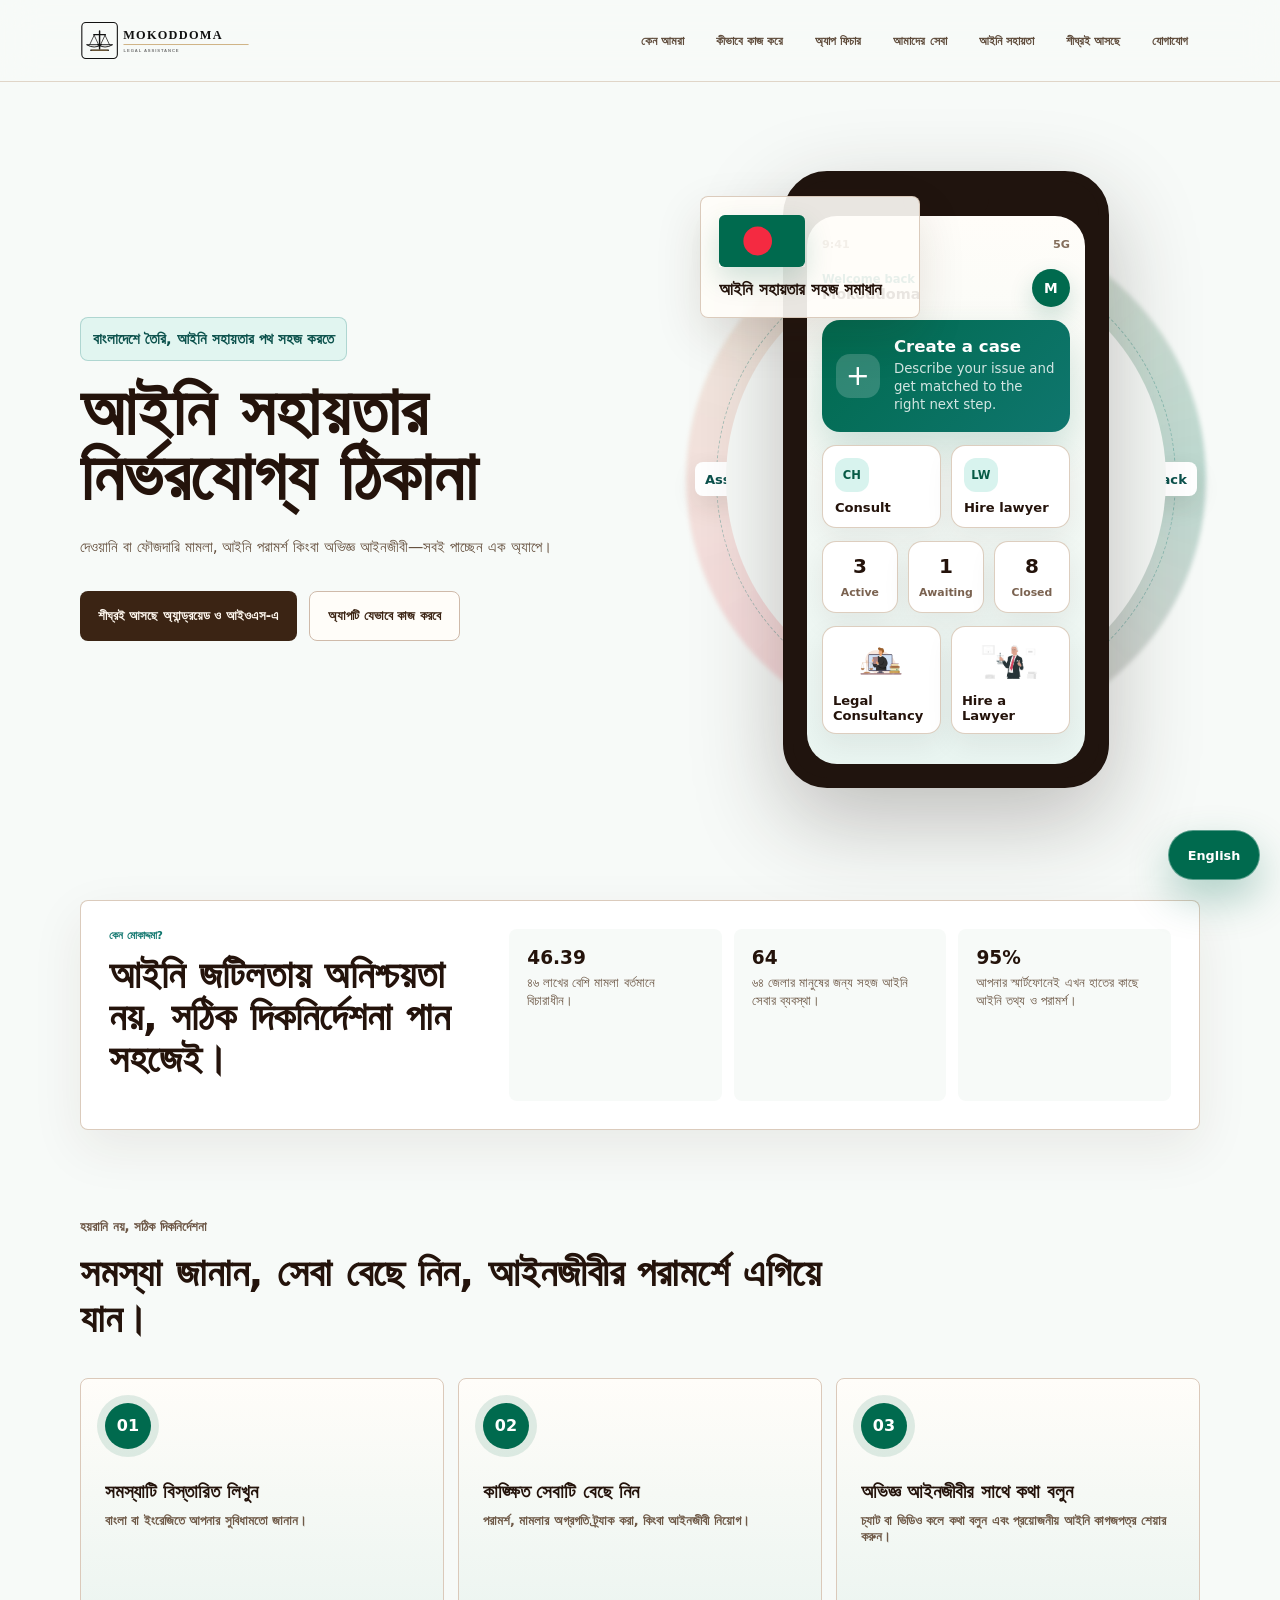
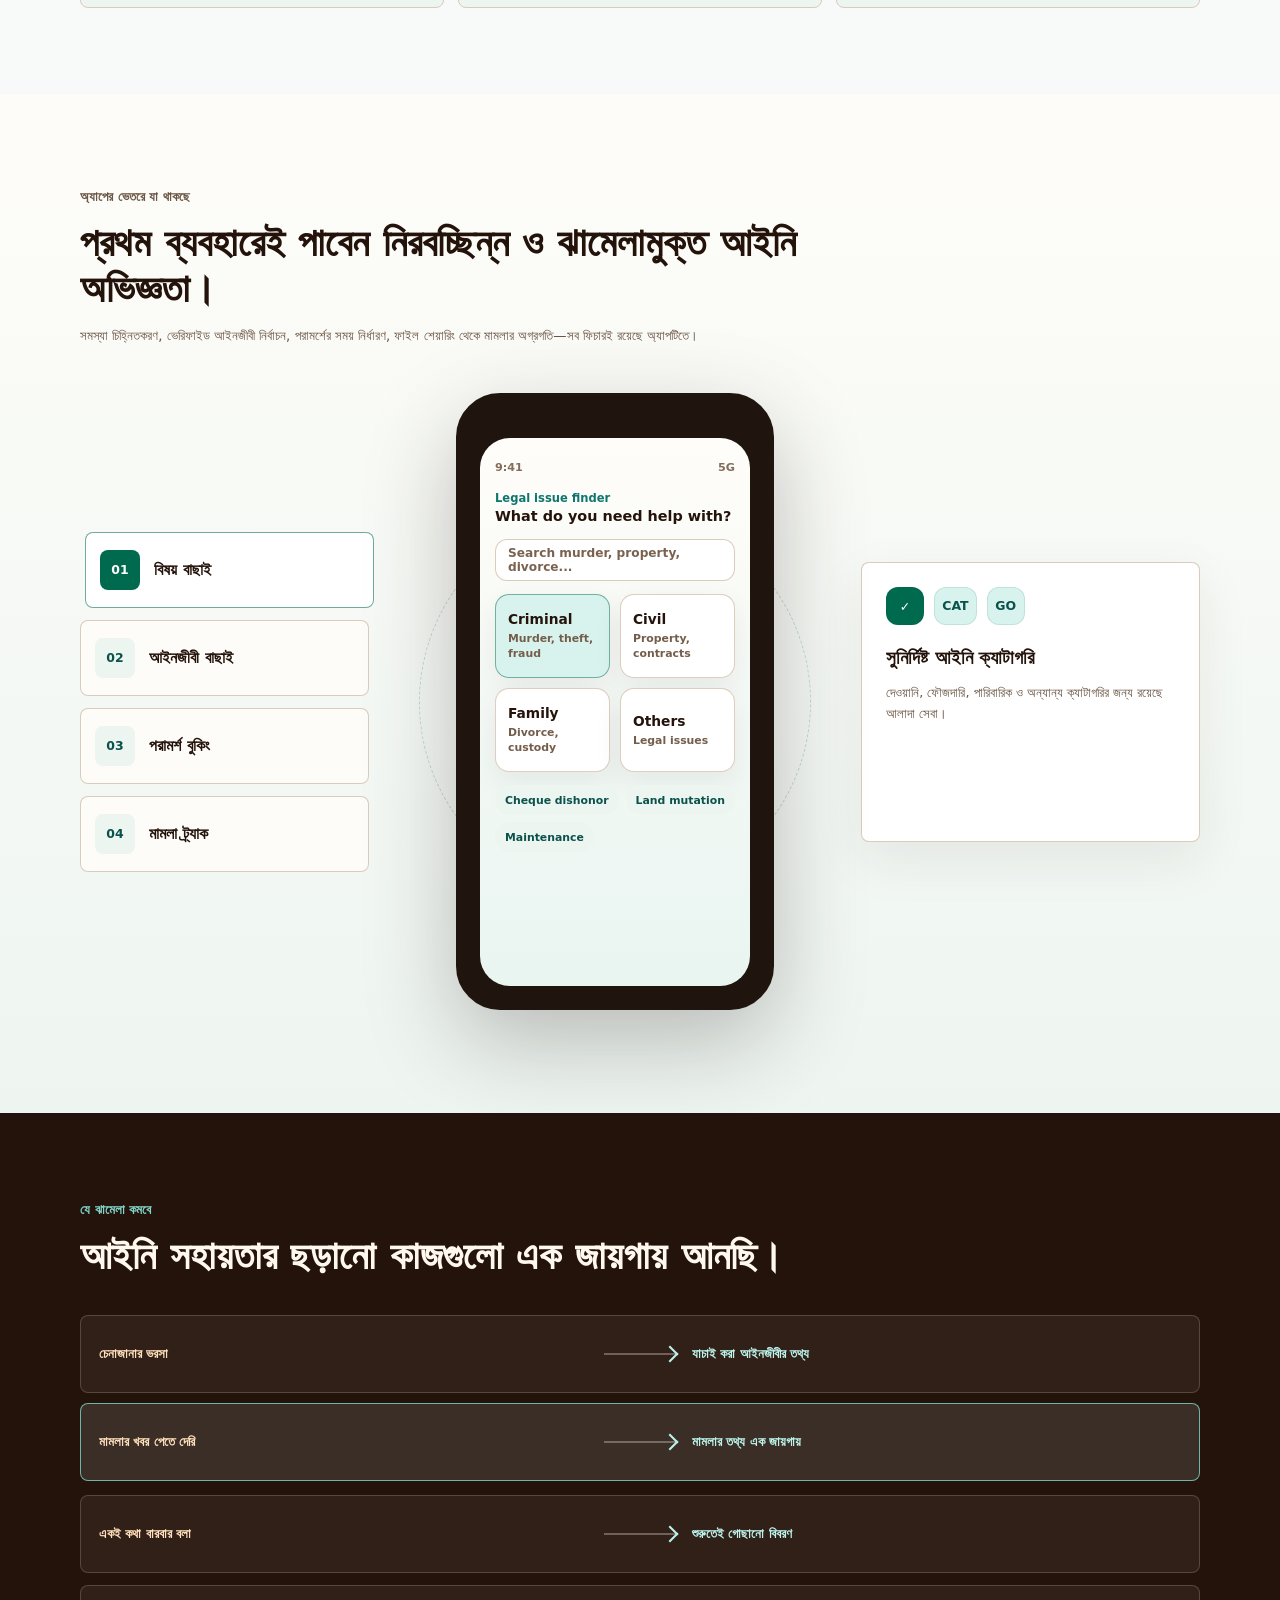
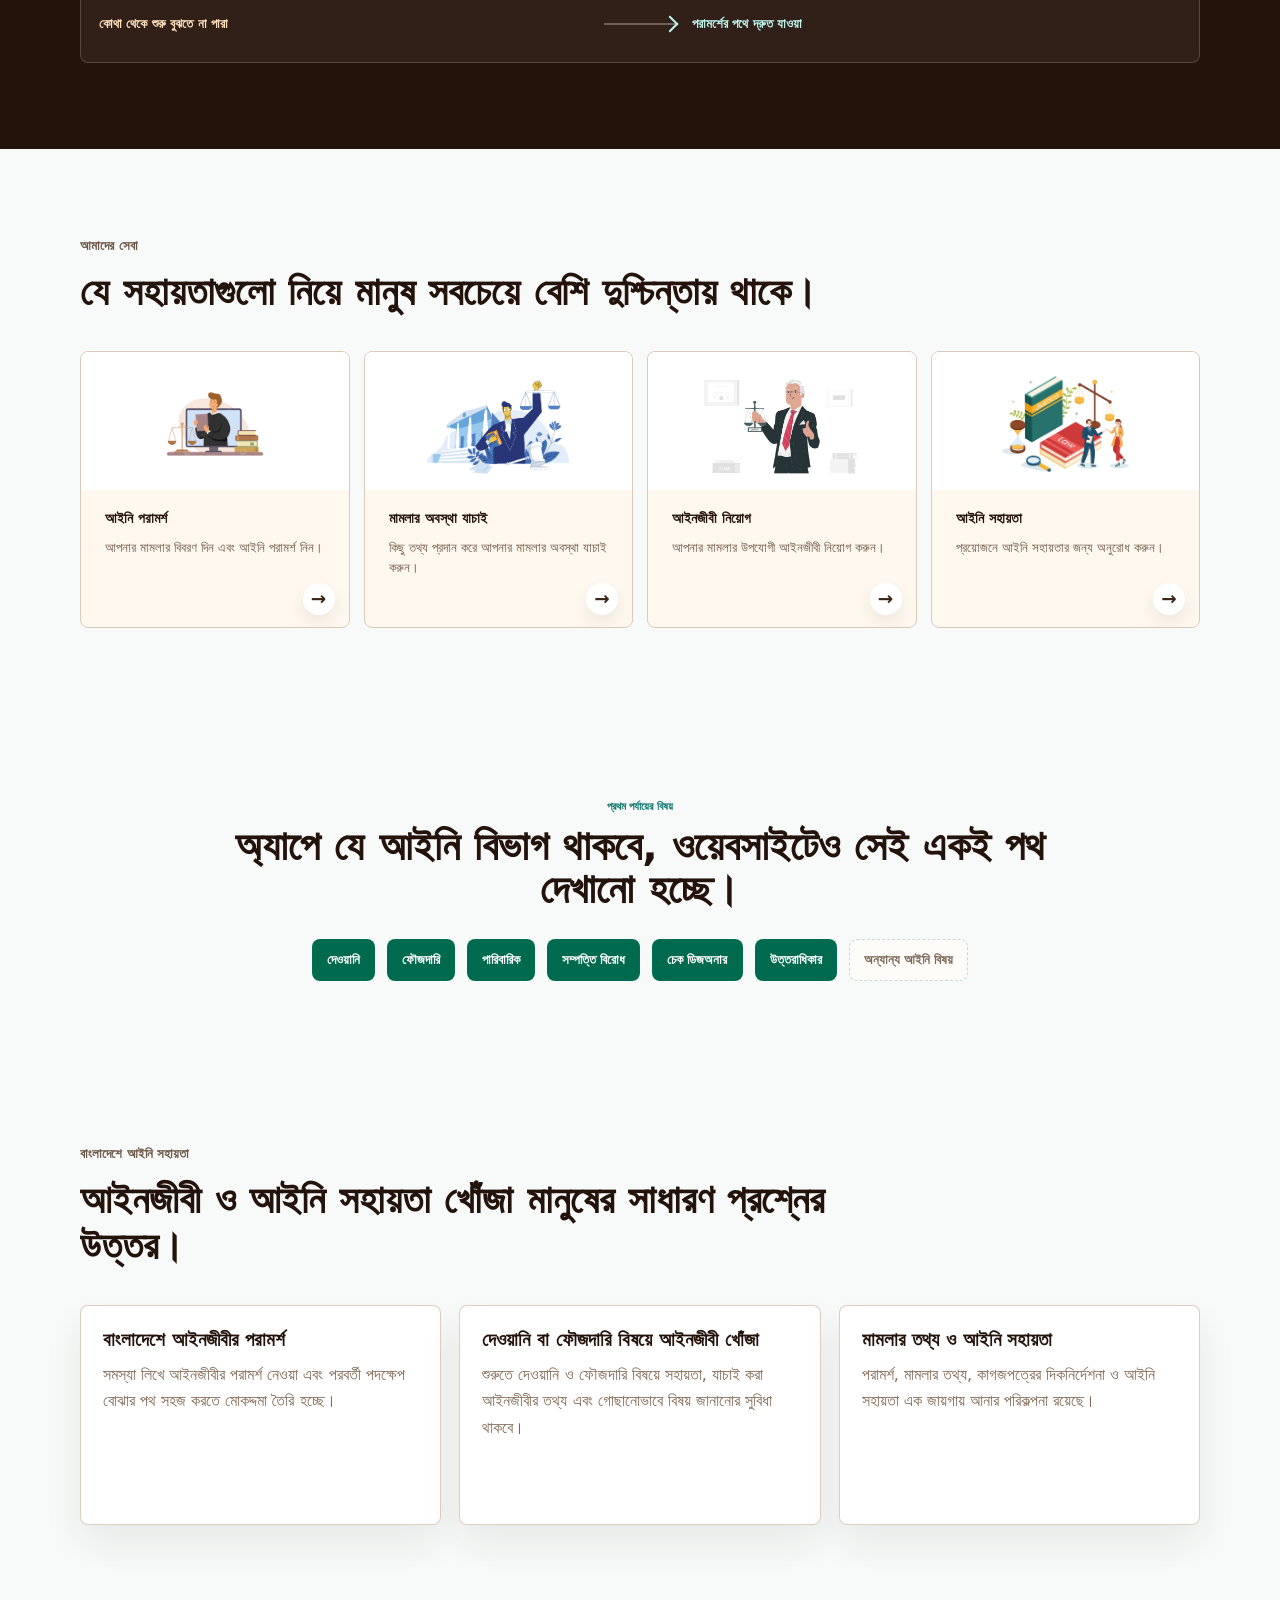
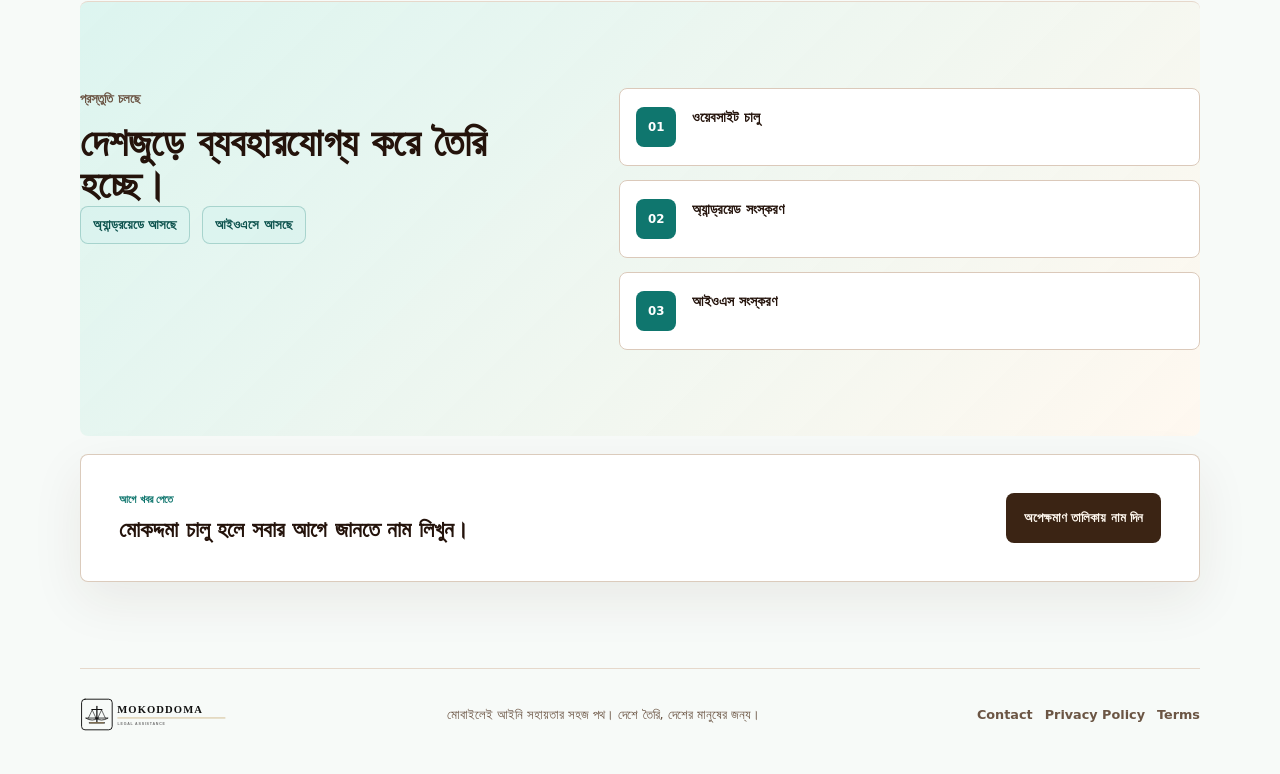
<file: index.html>
<!doctype html>
<html lang="en">
  <head>
    <meta charset="utf-8">
    <meta name="viewport" content="width=device-width, initial-scale=1">
    <meta name="theme-color" content="#f7efe5">
    <meta name="description" content="Mokoddoma is Bangladesh's mobile-first legal help and lawyer consultation platform for case tracking, verified lawyer discovery, and guided legal assistance.">
    <meta name="robots" content="index, follow">
    <meta property="og:type" content="website">
    <meta property="og:url" content="https://mokoddoma.com/">
    <meta property="og:title" content="Mokoddoma | Lawyer Consultation & Legal Help in Bangladesh">
    <meta property="og:description" content="Built for Bangladesh: legal consultation, case status support, verified lawyer discovery, and guidance in Bangla and English.">
    <meta property="og:image" content="https://mokoddoma.com/assets/og.png">
    <meta name="twitter:card" content="summary_large_image">
    <meta name="twitter:title" content="Mokoddoma | Lawyer Consultation & Legal Help">
    <meta name="twitter:description" content="Bangladesh's mobile-first legal help app. Android and iOS launching soon.">
    <title>Mokoddoma | Lawyer Consultation & Legal Help in Bangladesh</title>
    <link rel="canonical" href="https://mokoddoma.com/">
    <link rel="icon" href="./assets/favicon.svg" type="image/svg+xml">
    <link rel="alternate icon" href="./assets/favicon.png" type="image/png">
    <link rel="preload" href="./assets/mokoddoma_logo_en_whitebg.svg" as="image">
    <link rel="preload" href="./assets/bangladesh-flag.svg" as="image">
    <link rel="stylesheet" href="./styles.css">
    <script type="application/ld+json">
      {
        "@context": "https://schema.org",
        "@type": "LegalService",
        "name": "Mokoddoma",
        "alternateName": "Mokoddoma Legal",
        "url": "https://mokoddoma.com/",
        "description": "Mokoddoma is Bangladesh's own mobile-first legal services platform for lawyer consultation, case status support, verified lawyer discovery, and guided legal assistance.",
        "areaServed": {
          "@type": "Country",
          "name": "Bangladesh"
        },
        "availableLanguage": ["Bangla", "English"],
        "serviceType": [
          "Lawyer Consultation",
          "Legal Consultancy",
          "Case Status Check",
          "Hire a Lawyer",
          "Legal Assistance"
        ],
        "knowsAbout": [
          "Bangladesh legal help",
          "lawyer consultation",
          "case tracking",
          "civil cases",
          "criminal cases"
        ]
      }
    </script>
    <script type="application/ld+json">
      {
        "@context": "https://schema.org",
        "@type": "FAQPage",
        "mainEntity": [
          {
            "@type": "Question",
            "name": "Can Mokoddoma help me find a lawyer in Bangladesh?",
            "acceptedAnswer": {
              "@type": "Answer",
              "text": "Mokoddoma is being built to help people in Bangladesh discover lawyers, request legal consultation, and understand the next step for civil, criminal, and other legal issues."
            }
          },
          {
            "@type": "Question",
            "name": "What legal services will Mokoddoma support?",
            "acceptedAnswer": {
              "@type": "Answer",
              "text": "Mokoddoma is planned for lawyer consultation, case status support, lawyer discovery, document guidance, and legal assistance through a mobile-first app."
            }
          },
          {
            "@type": "Question",
            "name": "Is Mokoddoma available for Android and iOS?",
            "acceptedAnswer": {
              "@type": "Answer",
              "text": "Mokoddoma is launching soon for Android and iOS, with website updates available at mokoddoma.com."
            }
          }
        ]
      }
    </script>
  </head>
  <body data-lang="bn">
    <header class="site-header">
      <a class="site-logo" href="./" aria-label="Mokoddoma home">
        <img src="./assets/mokoddoma_logo_en_whitebg.svg" alt="Mokoddoma">
      </a>
      <nav class="site-nav" aria-label="Primary navigation">
        <a href="#why"><span class="lang-en">Why</span><span class="lang-bn">কেন আমরা</span></a>
        <a href="#instant"><span class="lang-en">Instant</span><span class="lang-bn">কীভাবে কাজ করে</span></a>
        <a href="#app-flow"><span class="lang-en">App</span><span class="lang-bn">অ্যাপ ফিচার</span></a>
        <a href="#services"><span class="lang-en">Services</span><span class="lang-bn">আমাদের সেবা</span></a>
        <a href="#legal-help"><span class="lang-en">Legal Help</span><span class="lang-bn">আইনি সহায়তা</span></a>
        <a href="#launch"><span class="lang-en">Launch</span><span class="lang-bn">শীঘ্রই আসছে</span></a>
        <a href="./contact/index.html"><span class="lang-en">Contact</span><span class="lang-bn">যোগাযোগ</span></a>
      </nav>
    </header>

    <main>
      <section class="bd-hero image-hero" aria-labelledby="hero-title">
        <div class="hero-copy reveal">
          <div class="local-badge">
            <span class="lang-en">Built from Bangladesh, for Bangladesh</span>
            <span class="lang-bn">বাংলাদেশে তৈরি, আইনি সহায়তার পথ সহজ করতে</span>
          </div>
          <h1 id="hero-title">
            <span class="lang-en">Legal help, closer to home.</span>
            <span class="lang-bn">আইনি সহায়তার নির্ভরযোগ্য ঠিকানা</span>
          </h1>
          <p class="hero-lede compact">
            <span class="lang-en">Find lawyers, request legal consultation, track case updates, and get guided legal assistance in one mobile app.</span>
            <span class="lang-bn">দেওয়ানি বা ফৌজদারি মামলা, আইনি পরামর্শ কিংবা অভিজ্ঞ আইনজীবী—সবই পাচ্ছেন এক অ্যাপে।</span>
          </p>
          <div class="hero-actions" aria-label="Main actions">
            <a class="primary-link" href="#launch">
              <span class="lang-en">Android & iOS launching soon</span>
              <span class="lang-bn">শীঘ্রই আসছে অ্যান্ড্রয়েড ও আইওএস-এ</span>
            </a>
            <a class="secondary-link" href="#instant">
              <span class="lang-en">See the instant path</span>
              <span class="lang-bn">অ্যাপটি যেভাবে কাজ করবে</span>
            </a>
          </div>
        </div>

        <div class="bd-motion-stage reveal" aria-label="Mokoddoma app preview">
          <div class="bd-flag-card">
            <img src="./assets/bangladesh-flag.svg" alt="">
            <strong><span class="lang-en">Our legal path</span><span class="lang-bn">আইনি সহায়তার সহজ সমাধান</span></strong>
          </div>
          <div class="phone-mockup local-phone hero-app-phone" aria-hidden="true">
            <div class="phone-speaker"></div>
            <div class="phone-screen app-dashboard-screen">
              <div class="mock-statusbar">
                <span>9:41</span>
                <span>5G</span>
              </div>
              <div class="mock-appbar">
                <div>
                  <small>Welcome back</small>
                  <strong>Mokoddoma</strong>
                </div>
                <span class="mock-avatar">M</span>
              </div>
              <div class="mock-create-card">
                <span>+</span>
                <div>
                  <b>Create a case</b>
                  <small>Describe your issue and get matched to the right next step.</small>
                </div>
              </div>
              <div class="mock-quick-row">
                <div>
                  <span>CH</span>
                  <b>Consult</b>
                </div>
                <div>
                  <span>LW</span>
                  <b>Hire lawyer</b>
                </div>
              </div>
              <div class="mock-metrics">
                <div><strong>3</strong><span>Active</span></div>
                <div><strong>1</strong><span>Awaiting</span></div>
                <div><strong>8</strong><span>Closed</span></div>
              </div>
              <div class="mock-services-mini">
                <article>
                  <img src="./assets/case_status_check.png" alt="">
                  <b>Legal Consultancy</b>
                </article>
                <article>
                  <img src="./assets/consult_with_lawyers.png" alt="">
                  <b>Hire a Lawyer</b>
                </article>
              </div>
            </div>
          </div>
          <div class="orbit-ring" aria-hidden="true">
            <span>Consult</span>
            <span>Track</span>
            <span>Hire</span>
            <span>Assist</span>
          </div>
        </div>
      </section>

      <section class="proof-strip local-proof reveal" id="why" aria-labelledby="why-title">
        <div>
          <p class="eyebrow"><span class="lang-en">Why we are building</span><span class="lang-bn">কেন মোকাদ্দমা?</span></p>
          <h2 id="why-title">
            <span class="lang-en">Legal stress is already in our homes.</span>
            <span class="lang-bn">আইনি জটিলতায় অনিশ্চয়তা নয়, সঠিক দিকনির্দেশনা পান সহজেই।</span>
          </h2>
        </div>
        <div class="proof-grid">
          <article>
            <strong>46.39</strong>
            <span class="lang-en">lakh pending cases reported in 2026.</span>
            <span class="lang-bn">৪৬ লাখের বেশি মামলা বর্তমানে বিচারাধীন।</span>
          </article>
          <article>
            <strong>64</strong>
            <span class="lang-en">districts need simpler legal access.</span>
            <span class="lang-bn">৬৪ জেলার মানুষের জন্য সহজ আইনি সেবার ব্যবস্থা।</span>
          </article>
          <article>
            <strong>95%</strong>
            <span class="lang-en">Android-first mobile reality, with iOS included.</span>
            <span class="lang-bn">আপনার স্মার্টফোনেই এখন হাতের কাছে আইনি তথ্য ও পরামর্শ।</span>
          </article>
        </div>
      </section>

      <section class="instant-section" id="instant" aria-labelledby="instant-title">
        <div class="section-heading reveal">
          <p class="eyebrow"><span class="lang-en">Less waiting, more direction</span><span class="lang-bn">হয়রানি নয়, সঠিক দিকনির্দেশনা</span></p>
          <h2 id="instant-title">
            <span class="lang-en">From confusion to action in three moves.</span>
            <span class="lang-bn">সমস্যা জানান, সেবা বেছে নিন, আইনজীবীর পরামর্শে এগিয়ে যান।</span>
          </h2>
        </div>
        <div class="instant-path">
          <article class="instant-card reveal">
            <span>01</span>
            <h3><span class="lang-en">Write it your way</span><span class="lang-bn">সমস্যাটি বিস্তারিত লিখুন</span></h3>
            <p><span class="lang-en">Bangla or English.</span><span class="lang-bn">বাংলা বা ইংরেজিতে আপনার সুবিধামতো জানান।</span></p>
          </article>
          <article class="instant-card reveal">
            <span>02</span>
            <h3><span class="lang-en">Pick the help</span><span class="lang-bn">কাঙ্ক্ষিত সেবাটি বেছে নিন</span></h3>
            <p><span class="lang-en">Consult, track, hire, assist.</span><span class="lang-bn">পরামর্শ, মামলার অগ্রগতি ট্র্যাক করা, কিংবা আইনজীবী নিয়োগ।</span></p>
          </article>
          <article class="instant-card reveal">
            <span>03</span>
            <h3><span class="lang-en">Move with a lawyer</span><span class="lang-bn">অভিজ্ঞ আইনজীবীর সাথে কথা বলুন</span></h3>
            <p><span class="lang-en">Chat, video, documents.</span><span class="lang-bn">চ্যাট বা ভিডিও কলে কথা বলুন এবং প্রয়োজনীয় আইনি কাগজপত্র শেয়ার করুন।</span></p>
          </article>
        </div>
      </section>

      <section class="app-flow-section" id="app-flow" aria-labelledby="app-flow-title">
        <div class="section-heading reveal">
          <p class="eyebrow"><span class="lang-en">Inside the app</span><span class="lang-bn">অ্যাপের ভেতরে যা থাকছে</span></p>
          <h2 id="app-flow-title">
            <span class="lang-en">A legal journey that feels connected from the first tap.</span>
            <span class="lang-bn">প্রথম ব্যবহারেই পাবেন নিরবচ্ছিন্ন ও ঝামেলামুক্ত আইনি অভিজ্ঞতা।</span>
          </h2>
          <p>
            <span class="lang-en">These mockups follow the React Native app flow: issue finder, verified lawyer discovery, consultation booking, secure chat, and case progress.</span>
            <span class="lang-bn">সমস্যা চিহ্নিতকরণ, ভেরিফাইড আইনজীবী নির্বাচন, পরামর্শের সময় নির্ধারণ, ফাইল শেয়ারিং থেকে মামলার অগ্রগতি—সব ফিচারই রয়েছে অ্যাপটিতে।</span>
          </p>
        </div>

        <div class="app-flow-board reveal" data-app-flow>
          <div class="flow-tabs" role="tablist" aria-label="App flow mockups">
            <button class="flow-tab is-active" type="button" role="tab" aria-selected="true" data-flow-tab="finder">
              <span>01</span>
              <strong><span class="lang-en">Find issue</span><span class="lang-bn">বিষয় বাছাই</span></strong>
            </button>
            <button class="flow-tab" type="button" role="tab" aria-selected="false" data-flow-tab="lawyer">
              <span>02</span>
              <strong><span class="lang-en">Choose lawyer</span><span class="lang-bn">আইনজীবী বাছাই</span></strong>
            </button>
            <button class="flow-tab" type="button" role="tab" aria-selected="false" data-flow-tab="consult">
              <span>03</span>
              <strong><span class="lang-en">Book consult</span><span class="lang-bn">পরামর্শ বুকিং</span></strong>
            </button>
            <button class="flow-tab" type="button" role="tab" aria-selected="false" data-flow-tab="track">
              <span>04</span>
              <strong><span class="lang-en">Track case</span><span class="lang-bn">মামলা ট্র্যাক</span></strong>
            </button>
          </div>

          <div class="flow-phone-cluster" aria-live="polite">
            <div class="phone-mockup app-flow-phone" data-flow-screen="finder">
              <div class="phone-speaker"></div>
              <div class="phone-screen flow-screen">
                <div class="mock-statusbar"><span>9:41</span><span>5G</span></div>
                <div class="screen-title">
                  <small>Legal issue finder</small>
                  <strong>What do you need help with?</strong>
                </div>
                <div class="mock-search">Search murder, property, divorce...</div>
                <div class="category-grid">
                  <article class="category-card is-active"><b>Criminal</b><span>Murder, theft, fraud</span></article>
                  <article class="category-card"><b>Civil</b><span>Property, contracts</span></article>
                  <article class="category-card"><b>Family</b><span>Divorce, custody</span></article>
                  <article class="category-card"><b>Others</b><span>Legal issues</span></article>
                </div>
                <div class="mock-chip-row">
                  <span>Cheque dishonor</span>
                  <span>Land mutation</span>
                  <span>Maintenance</span>
                </div>
              </div>
            </div>

            <div class="phone-mockup app-flow-phone" data-flow-screen="lawyer" hidden>
              <div class="phone-speaker"></div>
              <div class="phone-screen flow-screen">
                <div class="mock-statusbar"><span>9:41</span><span>5G</span></div>
                <div class="screen-title">
                  <small>Verified lawyers</small>
                  <strong>Choose legal support</strong>
                </div>
                <div class="filter-row"><span>All</span><span>Civil</span><span>Criminal</span><span>Fee ↓</span></div>
                <article class="lawyer-card-mock">
                  <div class="lawyer-head">
                    <span class="lawyer-avatar">RA</span>
                    <div><b>Rashid Ahmed</b><small>Shield verified</small></div>
                  </div>
                  <div class="lawyer-facts">
                    <span>LIN 29384</span>
                    <span>Dhaka Bar</span>
                    <span>Criminal law</span>
                  </div>
                  <div class="fee-row"><b>৳1,500/hr</b><span>4.8 rating</span></div>
                  <div class="mock-action-row"><span>Chat</span><span>Video</span></div>
                </article>
                <article class="profile-card-mock">
                  <b>Profile preview</b>
                  <span>High Court 6 yrs</span>
                  <span>District Court 9 yrs</span>
                </article>
              </div>
            </div>

            <div class="phone-mockup app-flow-phone" data-flow-screen="consult" hidden>
              <div class="phone-speaker"></div>
              <div class="phone-screen flow-screen">
                <div class="mock-statusbar"><span>9:41</span><span>5G</span></div>
                <div class="screen-title">
                  <small>Consultation</small>
                  <strong>Book and share context</strong>
                </div>
                <div class="mode-grid">
                  <article class="is-active"><b>Chat</b><span>Private messages</span></article>
                  <article><b>Video</b><span>Face-to-face</span></article>
                </div>
                <div class="slot-list">
                  <span>Today 7:30 PM</span>
                  <span class="is-active">Tomorrow 10:00 AM</span>
                  <span>Friday 4:15 PM</span>
                </div>
                <div class="chat-preview">
                  <div class="bubble left">Please upload the deed copy.</div>
                  <div class="bubble right">Uploaded two documents.</div>
                  <div class="doc-pill">2 documents attached</div>
                </div>
              </div>
            </div>

            <div class="phone-mockup app-flow-phone" data-flow-screen="track" hidden>
              <div class="phone-speaker"></div>
              <div class="phone-screen flow-screen">
                <div class="mock-statusbar"><span>9:41</span><span>5G</span></div>
                <div class="screen-title">
                  <small>Case progress</small>
                  <strong>Your next step is visible</strong>
                </div>
                <div class="timeline-mock">
                  <div class="done"><b>Case created</b><span>Submitted by client</span></div>
                  <div class="done"><b>Lawyer assigned</b><span>Verified advocate matched</span></div>
                  <div class="active"><b>Consultation accepted</b><span>Tomorrow 10:00 AM</span></div>
                  <div><b>In progress</b><span>Awaiting update</span></div>
                  <div><b>Completed</b><span>Final note pending</span></div>
                </div>
              </div>
            </div>
          </div>

          <div class="flow-copy-panel">
            <article class="flow-copy is-active" data-flow-copy="finder">
              <div class="flow-icon-row" aria-hidden="true">
                <span>✓</span>
                <span>CAT</span>
                <span>GO</span>
              </div>
              <h3><span class="lang-en">Use the app’s real legal categories.</span><span class="lang-bn">সুনির্দিষ্ট আইনি ক্যাটাগরি</span></h3>
              <p><span class="lang-en">Civil, Criminal, Family, and Others can become clickable website previews instead of static coming-soon chips.</span><span class="lang-bn">দেওয়ানি, ফৌজদারি, পারিবারিক ও অন্যান্য ক্যাটাগরির জন্য রয়েছে আলাদা সেবা।</span></p>
            </article>
            <article class="flow-copy" data-flow-copy="lawyer">
              <div class="flow-icon-row" aria-hidden="true">
                <span>✓</span>
                <span>ID</span>
                <span>BAR</span>
              </div>
              <h3><span class="lang-en">Make trust visible through UI.</span><span class="lang-bn">যাচাইকৃত অভিজ্ঞ আইনজীবী</span></h3>
              <p><span class="lang-en">LIN number, bar association, district, fee, expertise, and chat/video options should appear as product proof.</span><span class="lang-bn">আইনজীবীর লাইসেন্স নম্বর, বার অ্যাসোসিয়েশন, জেলা, ফি এবং অভিজ্ঞতা স্পষ্টত প্রদর্শিত।</span></p>
            </article>
            <article class="flow-copy" data-flow-copy="consult">
              <div class="flow-icon-row" aria-hidden="true">
                <span>✓</span>
                <span>CH</span>
                <span>VD</span>
              </div>
              <h3><span class="lang-en">Show that consultation is an action.</span><span class="lang-bn">পরামর্শ নেওয়া যে সরাসরি সম্ভব, তা দেখান।</span></h3>
              <p><span class="lang-en">The booking, slot, chat, video, and document states make Mokoddoma feel useful before launch.</span><span class="lang-bn">বুকিং, সময়, চ্যাট, ভিডিও ও ডকুমেন্ট শেয়ারিং মিলে অ্যাপটি ব্যবহারযোগ্য বলে মনে হবে।</span></p>
            </article>
            <article class="flow-copy" data-flow-copy="track">
              <div class="flow-icon-row" aria-hidden="true">
                <span>✓</span>
                <span>UP</span>
                <span>DONE</span>
              </div>
              <h3><span class="lang-en">Close the loop with case progress.</span><span class="lang-bn">মামলার অগ্রগতি দেখিয়ে ফ্লো সম্পূর্ণ করুন।</span></h3>
              <p><span class="lang-en">The timeline connects case creation, lawyer assignment, consultation, and completion into one coherent promise.</span><span class="lang-bn">টাইমলাইন কেস তৈরি, আইনজীবী অ্যাসাইন, পরামর্শ ও শেষ আপডেটকে এক জায়গায় যুক্ত করবে।</span></p>
            </article>
          </div>
        </div>
      </section>

      <section class="comparison-section local-dark" aria-labelledby="solution-title">
        <div class="section-heading reveal">
          <p class="eyebrow"><span class="lang-en">What changes</span><span class="lang-bn">যে ঝামেলা কমবে</span></p>
          <h2 id="solution-title">
            <span class="lang-en">The scattered steps come together.</span>
            <span class="lang-bn">আইনি সহায়তার ছড়ানো কাজগুলো এক জায়গায় আনছি।</span>
          </h2>
        </div>
        <div class="comparison-board reveal" data-comparison-board>
          <button class="comparison-row is-active" type="button">
            <span class="before"><span class="lang-en">Ask around</span><span class="lang-bn">চেনাজানার ভরসা</span></span>
            <span class="bridge" aria-hidden="true"></span>
            <span class="after"><span class="lang-en">Find verified lawyers</span><span class="lang-bn">যাচাই করা আইনজীবীর তথ্য</span></span>
          </button>
          <button class="comparison-row" type="button">
            <span class="before"><span class="lang-en">Lose updates</span><span class="lang-bn">মামলার খবর পেতে দেরি</span></span>
            <span class="bridge" aria-hidden="true"></span>
            <span class="after"><span class="lang-en">Track case progress</span><span class="lang-bn">মামলার তথ্য এক জায়গায়</span></span>
          </button>
          <button class="comparison-row" type="button">
            <span class="before"><span class="lang-en">Explain repeatedly</span><span class="lang-bn">একই কথা বারবার বলা</span></span>
            <span class="bridge" aria-hidden="true"></span>
            <span class="after"><span class="lang-en">Structured intake</span><span class="lang-bn">শুরুতেই গোছানো বিবরণ</span></span>
          </button>
          <button class="comparison-row" type="button">
            <span class="before"><span class="lang-en">Wait for direction</span><span class="lang-bn">কোথা থেকে শুরু বুঝতে না পারা</span></span>
            <span class="bridge" aria-hidden="true"></span>
            <span class="after"><span class="lang-en">Consult faster</span><span class="lang-bn">পরামর্শের পথে দ্রুত যাওয়া</span></span>
          </button>
        </div>
      </section>

      <section class="section-band" id="services" aria-labelledby="services-title">
        <div class="section-heading reveal">
          <p class="eyebrow"><span class="lang-en">Services</span><span class="lang-bn">আমাদের সেবা</span></p>
          <h2 id="services-title">
            <span class="lang-en">The help people actually look for.</span>
            <span class="lang-bn">যে সহায়তাগুলো নিয়ে মানুষ সবচেয়ে বেশি দুশ্চিন্তায় থাকে।</span>
          </h2>
        </div>
        <div class="service-grid motion-grid">
          <article class="service-card reveal">
            <div class="service-image-box">
              <img src="./assets/case_status_check.png" alt="">
            </div>
            <div class="service-card-copy">
              <h3><span class="lang-en">Legal Consultancy</span><span class="lang-bn">আইনি পরামর্শ</span></h3>
              <p><span class="lang-en">Describe your case and get legal advice.</span><span class="lang-bn">আপনার মামলার বিবরণ দিন এবং আইনি পরামর্শ নিন।</span></p>
            </div>
            <span class="service-arrow" aria-hidden="true">→</span>
          </article>
          <article class="service-card reveal">
            <div class="service-image-box">
              <img src="./assets/appoint_lawyers.png" alt="">
            </div>
            <div class="service-card-copy">
              <h3><span class="lang-en">Case Status Check</span><span class="lang-bn">মামলার অবস্থা যাচাই</span></h3>
              <p><span class="lang-en">Provide some details to check your case status.</span><span class="lang-bn">কিছু তথ্য প্রদান করে আপনার মামলার অবস্থা যাচাই করুন।</span></p>
            </div>
            <span class="service-arrow" aria-hidden="true">→</span>
          </article>
          <article class="service-card reveal">
            <div class="service-image-box">
              <img src="./assets/consult_with_lawyers.png" alt="">
            </div>
            <div class="service-card-copy">
              <h3><span class="lang-en">Hire a Lawyer</span><span class="lang-bn">আইনজীবী নিয়োগ</span></h3>
              <p><span class="lang-en">Hire a lawyer suitable for your case.</span><span class="lang-bn">আপনার মামলার উপযোগী আইনজীবী নিয়োগ করুন।</span></p>
            </div>
            <span class="service-arrow" aria-hidden="true">→</span>
          </article>
          <article class="service-card reveal">
            <div class="service-image-box">
              <img src="./assets/land-check.png" alt="">
            </div>
            <div class="service-card-copy">
              <h3><span class="lang-en">Legal Assistance</span><span class="lang-bn">আইনি সহায়তা</span></h3>
              <p><span class="lang-en">Request legal assistance whenever you need it.</span><span class="lang-bn">প্রয়োজনে আইনি সহায়তার জন্য অনুরোধ করুন।</span></p>
            </div>
            <span class="service-arrow" aria-hidden="true">→</span>
          </article>
        </div>
      </section>

      <section class="case-cloud reveal" aria-labelledby="case-title">
        <p class="eyebrow"><span class="lang-en">Case types</span><span class="lang-bn">প্রথম পর্যায়ের বিষয়</span></p>
        <h2 id="case-title">
          <span class="lang-en">Start with the same legal categories people see in the app.</span>
          <span class="lang-bn">অ্যাপে যে আইনি বিভাগ থাকবে, ওয়েবসাইটেও সেই একই পথ দেখানো হচ্ছে।</span>
        </h2>
        <div class="case-chips" aria-label="Supported case categories">
          <span class="is-live"><span class="lang-en">Civil</span><span class="lang-bn">দেওয়ানি</span></span>
          <span class="is-live"><span class="lang-en">Criminal</span><span class="lang-bn">ফৌজদারি</span></span>
          <span class="is-live"><span class="lang-en">Family</span><span class="lang-bn">পারিবারিক</span></span>
          <span class="is-live"><span class="lang-en">Property disputes</span><span class="lang-bn">সম্পত্তি বিরোধ</span></span>
          <span class="is-live"><span class="lang-en">Cheque dishonor</span><span class="lang-bn">চেক ডিজঅনার</span></span>
          <span class="is-live"><span class="lang-en">Inheritance</span><span class="lang-bn">উত্তরাধিকার</span></span>
          <span class="is-soon"><span class="lang-en">Other legal issues</span><span class="lang-bn">অন্যান্য আইনি বিষয়</span></span>
        </div>
      </section>

      <section class="seo-faq-section" id="legal-help" aria-labelledby="legal-help-title">
        <div class="section-heading reveal">
          <p class="eyebrow"><span class="lang-en">Legal help Bangladesh</span><span class="lang-bn">বাংলাদেশে আইনি সহায়তা</span></p>
          <h2 id="legal-help-title">
            <span class="lang-en">Search-friendly answers for people looking for lawyers and legal help.</span>
            <span class="lang-bn">আইনজীবী ও আইনি সহায়তা খোঁজা মানুষের সাধারণ প্রশ্নের উত্তর।</span>
          </h2>
        </div>
        <div class="faq-grid">
          <article class="faq-card reveal">
            <h3><span class="lang-en">Lawyer consultation in Bangladesh</span><span class="lang-bn">বাংলাদেশে আইনজীবীর পরামর্শ</span></h3>
            <p><span class="lang-en">Mokoddoma is being built to make it easier to explain your issue, request legal consultation, and move toward a lawyer-led next step.</span><span class="lang-bn">সমস্যা লিখে আইনজীবীর পরামর্শ নেওয়া এবং পরবর্তী পদক্ষেপ বোঝার পথ সহজ করতে মোকদ্দমা তৈরি হচ্ছে।</span></p>
          </article>
          <article class="faq-card reveal">
            <h3><span class="lang-en">Find a lawyer for civil or criminal issues</span><span class="lang-bn">দেওয়ানি বা ফৌজদারি বিষয়ে আইনজীবী খোঁজা</span></h3>
            <p><span class="lang-en">The app will focus first on civil and criminal support, with verified lawyer discovery and guided intake for common legal concerns.</span><span class="lang-bn">শুরুতে দেওয়ানি ও ফৌজদারি বিষয়ে সহায়তা, যাচাই করা আইনজীবীর তথ্য এবং গোছানোভাবে বিষয় জানানোর সুবিধা থাকবে।</span></p>
          </article>
          <article class="faq-card reveal">
            <h3><span class="lang-en">Case status and legal assistance</span><span class="lang-bn">মামলার তথ্য ও আইনি সহায়তা</span></h3>
            <p><span class="lang-en">Mokoddoma plans to bring consultation, case tracking, document guidance, and legal assistance into one mobile-first experience.</span><span class="lang-bn">পরামর্শ, মামলার তথ্য, কাগজপত্রের দিকনির্দেশনা ও আইনি সহায়তা এক জায়গায় আনার পরিকল্পনা রয়েছে।</span></p>
          </article>
        </div>
      </section>

      <section class="launch-section launch-bd" id="launch" aria-labelledby="launch-title">
        <div class="launch-copy reveal">
          <p class="eyebrow"><span class="lang-en">Launching soon</span><span class="lang-bn">প্রস্তুতি চলছে</span></p>
          <h2 id="launch-title">
            <span class="lang-en">Launching across Bangladesh.</span>
            <span class="lang-bn">দেশজুড়ে ব্যবহারযোগ্য করে তৈরি হচ্ছে।</span>
          </h2>
          <div class="store-row" aria-label="App availability">
            <span><span class="lang-en">Android coming soon</span><span class="lang-bn">অ্যান্ড্রয়েডে আসছে</span></span>
            <span><span class="lang-en">iOS coming soon</span><span class="lang-bn">আইওএসে আসছে</span></span>
          </div>
        </div>
        <div class="launch-timeline reveal" aria-label="Launch roadmap">
          <div>
            <span>01</span>
            <strong><span class="lang-en">Website live</span><span class="lang-bn">ওয়েবসাইট চালু</span></strong>
          </div>
          <div>
            <span>02</span>
            <strong><span class="lang-en">Android app</span><span class="lang-bn">অ্যান্ড্রয়েড সংস্করণ</span></strong>
          </div>
          <div>
            <span>03</span>
            <strong><span class="lang-en">iOS app</span><span class="lang-bn">আইওএস সংস্করণ</span></strong>
          </div>
        </div>
      </section>

      <section class="waitlist-section reveal" aria-labelledby="waitlist-title">
        <div>
          <p class="eyebrow"><span class="lang-en">Early access</span><span class="lang-bn">আগে খবর পেতে</span></p>
          <h2 id="waitlist-title">
            <span class="lang-en">Be first to know when Mokoddoma opens.</span>
            <span class="lang-bn">মোকদ্দমা চালু হলে সবার আগে জানতে নাম লিখুন।</span>
          </h2>
        </div>
        <a class="primary-link" href="./contact/index.html">
          <span class="lang-en">Join waitlist</span>
          <span class="lang-bn">অপেক্ষমাণ তালিকায় নাম দিন</span>
        </a>
      </section>
    </main>

    <button class="language-toggle" type="button" data-language-toggle aria-label="Switch to Bangla">
      <span class="lang-en">বাংলা</span>
      <span class="lang-bn">English</span>
    </button>

    <footer class="site-footer">
      <img src="./assets/mokoddoma_logo_en_whitebg.svg" alt="Mokoddoma">
      <p><span class="lang-en">Bangladesh's own mobile-first legal help app. Launching soon.</span><span class="lang-bn">মোবাইলেই আইনি সহায়তার সহজ পথ। দেশে তৈরি, দেশের মানুষের জন্য।</span></p>
      <nav class="footer-links" aria-label="Footer navigation">
        <a href="./contact/index.html">Contact</a>
        <a href="./privacy/">Privacy Policy</a>
        <a href="./terms/">Terms</a>
      </nav>
    </footer>
    <script src="./site.js"></script>
  </body>
</html>
</file>
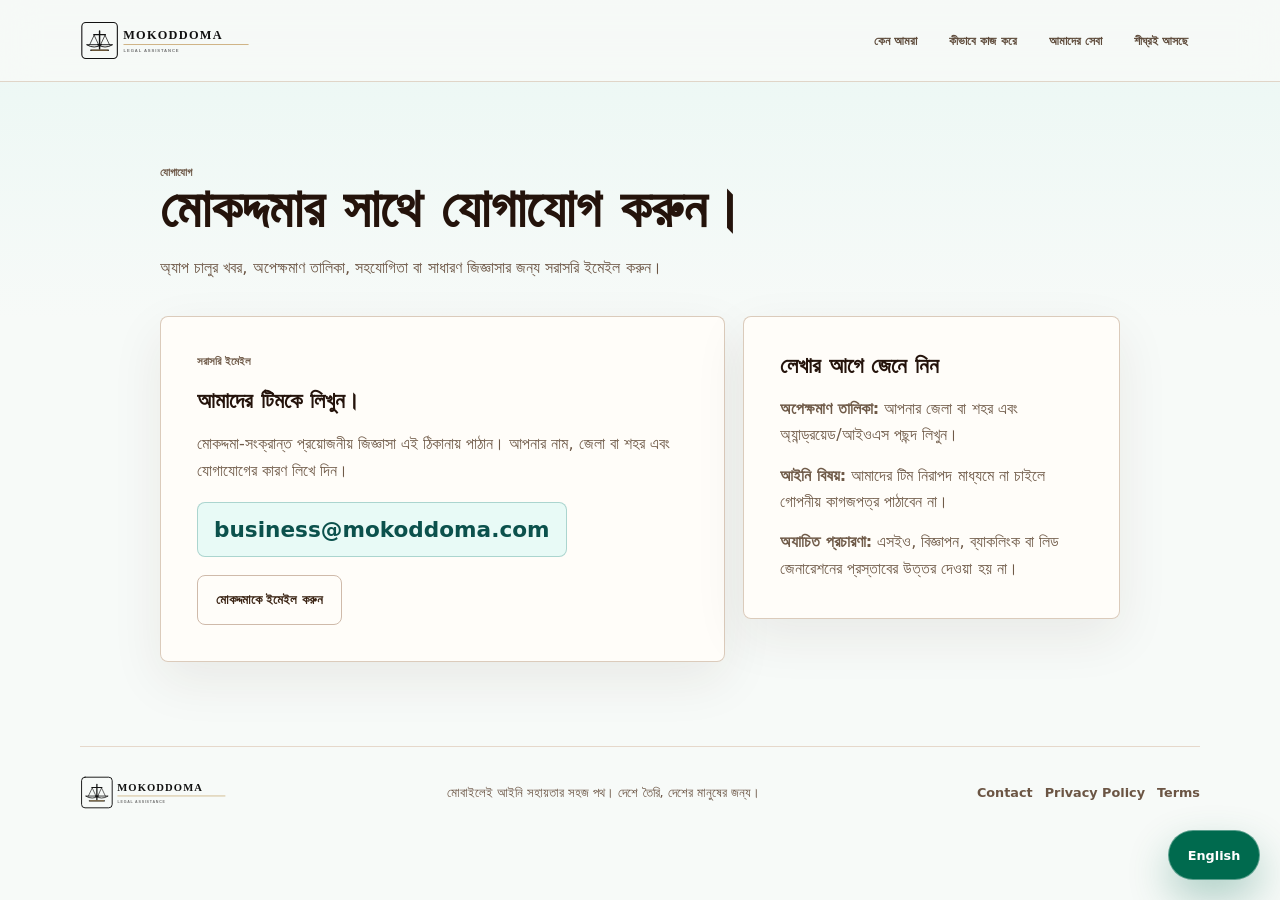
<file: contact/index.html>
<!doctype html>
<html lang="en">
  <head>
    <meta charset="utf-8">
    <meta name="viewport" content="width=device-width, initial-scale=1">
    <meta name="theme-color" content="#f7efe5">
    <meta name="description" content="Contact Mokoddoma by email for launch updates, waitlist interest, partnership, and support questions.">
    <meta name="robots" content="index, follow">
    <title>Contact | Mokoddoma</title>
    <link rel="canonical" href="https://mokoddoma.com/contact/">
    <link rel="icon" href="../assets/favicon.svg" type="image/svg+xml">
    <link rel="alternate icon" href="../assets/favicon.png" type="image/png">
    <link rel="stylesheet" href="../styles.css">
  </head>
  <body class="content-page" data-lang="bn">
    <header class="site-header">
      <a class="site-logo" href="../" aria-label="Mokoddoma home">
        <img src="../assets/mokoddoma_logo_en_whitebg.svg" alt="Mokoddoma">
      </a>
      <nav class="site-nav" aria-label="Primary navigation">
        <a href="../#why"><span class="lang-en">Why</span><span class="lang-bn">কেন আমরা</span></a>
        <a href="../#instant"><span class="lang-en">Instant</span><span class="lang-bn">কীভাবে কাজ করে</span></a>
        <a href="../#services"><span class="lang-en">Services</span><span class="lang-bn">আমাদের সেবা</span></a>
        <a href="../#launch"><span class="lang-en">Launch</span><span class="lang-bn">শীঘ্রই আসছে</span></a>
      </nav>
    </header>

    <main class="content-shell">
      <div class="content-hero">
        <p class="eyebrow"><span class="lang-en">Contact</span><span class="lang-bn">যোগাযোগ</span></p>
        <h1><span class="lang-en">Write to Mokoddoma.</span><span class="lang-bn">মোকদ্দমার সাথে যোগাযোগ করুন।</span></h1>
        <p><span class="lang-en">For launch updates, waitlist interest, partnership, or support questions, email us directly.</span><span class="lang-bn">অ্যাপ চালুর খবর, অপেক্ষমাণ তালিকা, সহযোগিতা বা সাধারণ জিজ্ঞাসার জন্য সরাসরি ইমেইল করুন।</span></p>
      </div>

      <div class="contact-layout">
        <section class="contact-card contact-direct" aria-labelledby="contact-email-title">
          <p class="eyebrow"><span class="lang-en">Direct email</span><span class="lang-bn">সরাসরি ইমেইল</span></p>
          <h2 id="contact-email-title"><span class="lang-en">Write to our team.</span><span class="lang-bn">আমাদের টিমকে লিখুন।</span></h2>
          <p><span class="lang-en">Please send genuine Mokoddoma inquiries to this address. Include your name, city, and the reason you are contacting us.</span><span class="lang-bn">মোকদ্দমা-সংক্রান্ত প্রয়োজনীয় জিজ্ঞাসা এই ঠিকানায় পাঠান। আপনার নাম, জেলা বা শহর এবং যোগাযোগের কারণ লিখে দিন।</span></p>
          <div class="email-display" aria-label="Mokoddoma email address">
            <span>business@mokoddoma.com</span>
          </div>
          <div class="contact-actions">
            <a class="contact-mail-link primary-link" href="mailto:business@mokoddoma.com">
              <span class="lang-en">Email Mokoddoma</span>
              <span class="lang-bn">মোকদ্দমাকে ইমেইল করুন</span>
            </a>
          </div>
        </section>

        <aside class="contact-card" aria-labelledby="contact-details-title">
          <h2 id="contact-details-title"><span class="lang-en">Before you send</span><span class="lang-bn">লেখার আগে জেনে নিন</span></h2>
          <div class="contact-list">
            <p><strong><span class="lang-en">Waitlist:</span><span class="lang-bn">অপেক্ষমাণ তালিকা:</span></strong> <span class="lang-en">Mention your city and whether you prefer Android or iOS.</span><span class="lang-bn">আপনার জেলা বা শহর এবং অ্যান্ড্রয়েড/আইওএস পছন্দ লিখুন।</span></p>
            <p><strong><span class="lang-en">Legal matters:</span><span class="lang-bn">আইনি বিষয়:</span></strong> <span class="lang-en">Do not send confidential documents until our team requests them through a secure channel.</span><span class="lang-bn">আমাদের টিম নিরাপদ মাধ্যমে না চাইলে গোপনীয় কাগজপত্র পাঠাবেন না।</span></p>
            <p><strong><span class="lang-en">Marketing:</span><span class="lang-bn">অযাচিত প্রচারণা:</span></strong> <span class="lang-en">We do not respond to SEO, ads, backlink, or lead-generation pitches.</span><span class="lang-bn">এসইও, বিজ্ঞাপন, ব্যাকলিংক বা লিড জেনারেশনের প্রস্তাবের উত্তর দেওয়া হয় না।</span></p>
          </div>
        </aside>
      </div>
    </main>

    <button class="language-toggle" type="button" data-language-toggle aria-label="Switch to Bangla">
      <span class="lang-en">বাংলা</span>
      <span class="lang-bn">English</span>
    </button>

    <footer class="site-footer">
      <img src="../assets/mokoddoma_logo_en_whitebg.svg" alt="Mokoddoma">
      <p><span class="lang-en">Bangladesh's own mobile-first legal help app. Launching soon.</span><span class="lang-bn">মোবাইলেই আইনি সহায়তার সহজ পথ। দেশে তৈরি, দেশের মানুষের জন্য।</span></p>
      <nav class="footer-links" aria-label="Footer navigation">
        <a href="../contact/index.html">Contact</a>
        <a href="../privacy/">Privacy Policy</a>
        <a href="../terms/">Terms</a>
      </nav>
    </footer>
    <script src="../site.js"></script>
  </body>
</html>
</file>
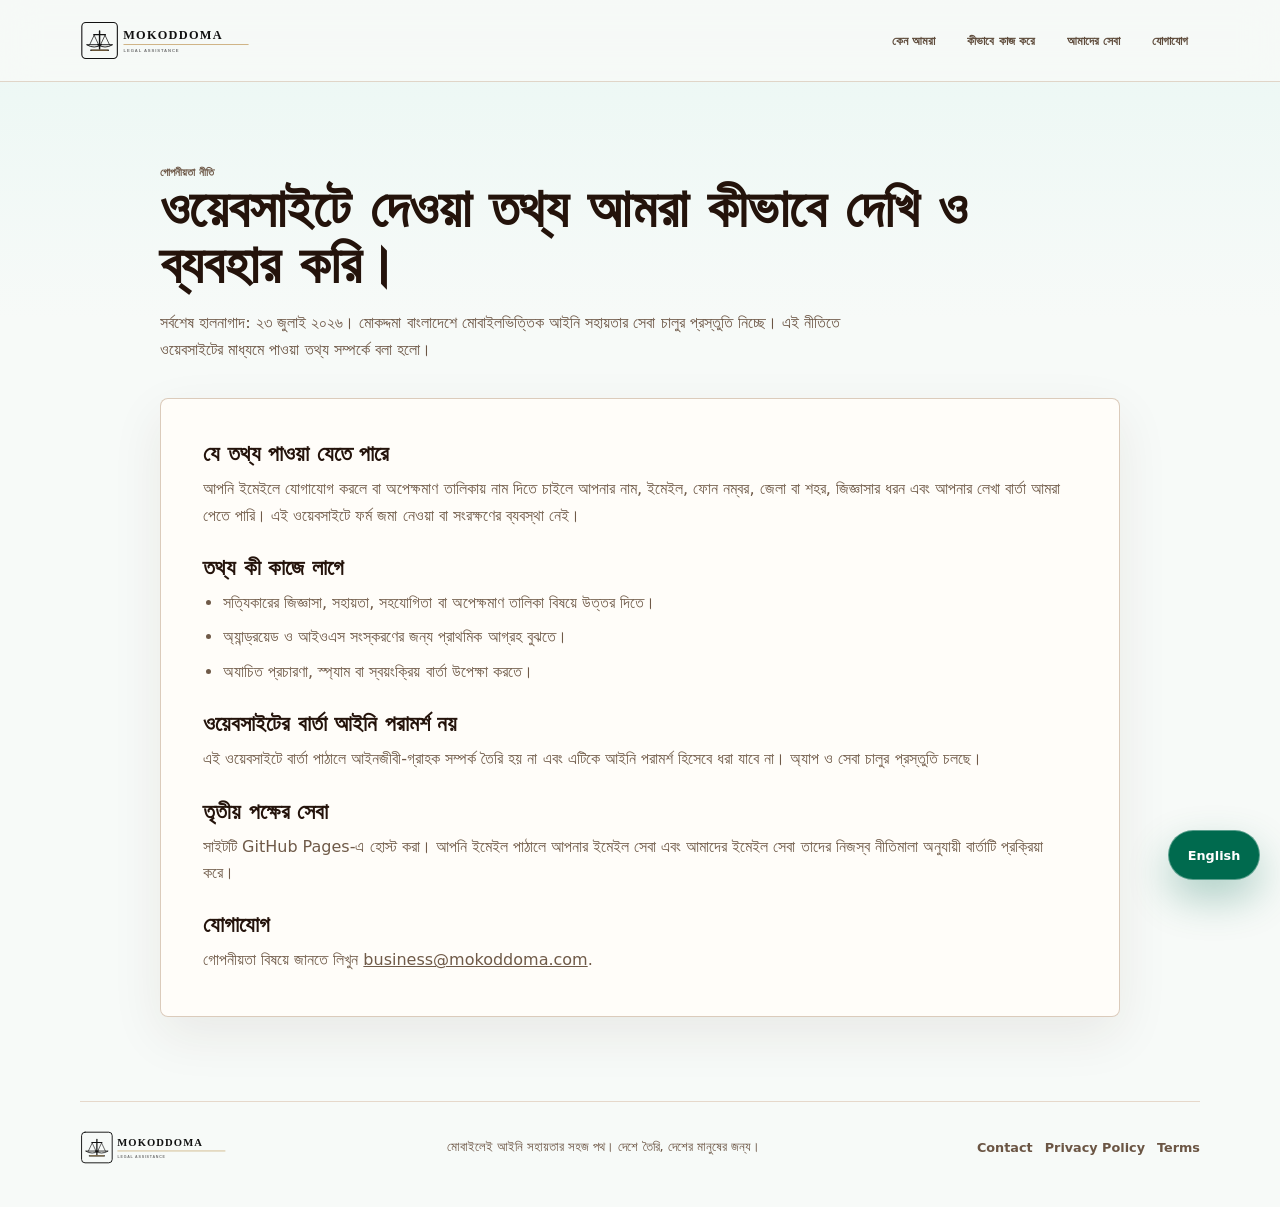
<file: privacy/index.html>
<!doctype html>
<html lang="en">
  <head>
    <meta charset="utf-8">
    <meta name="viewport" content="width=device-width, initial-scale=1">
    <meta name="theme-color" content="#f7efe5">
    <meta name="description" content="Mokoddoma privacy policy for website visitors and early app launch inquiries.">
    <meta name="robots" content="index, follow">
    <title>Privacy Policy | Mokoddoma</title>
    <link rel="canonical" href="https://mokoddoma.com/privacy/">
    <link rel="icon" href="../assets/favicon.svg" type="image/svg+xml">
    <link rel="alternate icon" href="../assets/favicon.png" type="image/png">
    <link rel="stylesheet" href="../styles.css">
  </head>
  <body class="content-page" data-lang="bn">
    <header class="site-header">
      <a class="site-logo" href="../" aria-label="Mokoddoma home">
        <img src="../assets/mokoddoma_logo_en_whitebg.svg" alt="Mokoddoma">
      </a>
      <nav class="site-nav" aria-label="Primary navigation">
        <a href="../#why"><span class="lang-en">Why</span><span class="lang-bn">কেন আমরা</span></a>
        <a href="../#instant"><span class="lang-en">Instant</span><span class="lang-bn">কীভাবে কাজ করে</span></a>
        <a href="../#services"><span class="lang-en">Services</span><span class="lang-bn">আমাদের সেবা</span></a>
        <a href="../contact/index.html"><span class="lang-en">Contact</span><span class="lang-bn">যোগাযোগ</span></a>
      </nav>
    </header>

    <main class="content-shell">
      <div class="content-hero">
        <p class="eyebrow"><span class="lang-en">Privacy Policy</span><span class="lang-bn">গোপনীয়তা নীতি</span></p>
        <h1><span class="lang-en">How Mokoddoma handles website and launch inquiry information.</span><span class="lang-bn">ওয়েবসাইটে দেওয়া তথ্য আমরা কীভাবে দেখি ও ব্যবহার করি।</span></h1>
        <p><span class="lang-en">Last updated: July 23, 2026. Mokoddoma is preparing to launch its mobile-first legal help app for Bangladesh. This policy explains what we collect through this website.</span><span class="lang-bn">সর্বশেষ হালনাগাদ: ২৩ জুলাই ২০২৬। মোকদ্দমা বাংলাদেশে মোবাইলভিত্তিক আইনি সহায়তার সেবা চালুর প্রস্তুতি নিচ্ছে। এই নীতিতে ওয়েবসাইটের মাধ্যমে পাওয়া তথ্য সম্পর্কে বলা হলো।</span></p>
      </div>

      <article class="content-card">
        <section>
          <h2><span class="lang-en">Information We Collect</span><span class="lang-bn">যে তথ্য পাওয়া যেতে পারে</span></h2>
          <p><span class="lang-en">When you contact us by email or ask to join the waitlist, we may receive your name, email address, phone number, city, inquiry type, and the message you choose to send. The website itself is static and does not collect or store form submissions.</span><span class="lang-bn">আপনি ইমেইলে যোগাযোগ করলে বা অপেক্ষমাণ তালিকায় নাম দিতে চাইলে আপনার নাম, ইমেইল, ফোন নম্বর, জেলা বা শহর, জিজ্ঞাসার ধরন এবং আপনার লেখা বার্তা আমরা পেতে পারি। এই ওয়েবসাইটে ফর্ম জমা নেওয়া বা সংরক্ষণের ব্যবস্থা নেই।</span></p>
        </section>
        <section>
          <h2><span class="lang-en">How We Use Information</span><span class="lang-bn">তথ্য কী কাজে লাগে</span></h2>
          <ul>
            <li><span class="lang-en">To reply to genuine product, support, partnership, and waitlist inquiries.</span><span class="lang-bn">সত্যিকারের জিজ্ঞাসা, সহায়তা, সহযোগিতা বা অপেক্ষমাণ তালিকা বিষয়ে উত্তর দিতে।</span></li>
            <li><span class="lang-en">To understand early demand for Android and iOS launch updates.</span><span class="lang-bn">অ্যান্ড্রয়েড ও আইওএস সংস্করণের জন্য প্রাথমিক আগ্রহ বুঝতে।</span></li>
            <li><span class="lang-en">To ignore obvious marketing, spam, or automated outreach.</span><span class="lang-bn">অযাচিত প্রচারণা, স্প্যাম বা স্বয়ংক্রিয় বার্তা উপেক্ষা করতে।</span></li>
          </ul>
        </section>
        <section>
          <h2><span class="lang-en">No Legal Advice Through Website</span><span class="lang-bn">ওয়েবসাইটের বার্তা আইনি পরামর্শ নয়</span></h2>
          <p><span class="lang-en">Messages sent through this website do not create a lawyer-client relationship and should not be treated as legal advice. The app and services are launching soon.</span><span class="lang-bn">এই ওয়েবসাইটে বার্তা পাঠালে আইনজীবী-গ্রাহক সম্পর্ক তৈরি হয় না এবং এটিকে আইনি পরামর্শ হিসেবে ধরা যাবে না। অ্যাপ ও সেবা চালুর প্রস্তুতি চলছে।</span></p>
        </section>
        <section>
          <h2><span class="lang-en">Third-Party Services</span><span class="lang-bn">তৃতীয় পক্ষের সেবা</span></h2>
          <p><span class="lang-en">The site is hosted on GitHub Pages. If you send an email, your email provider and our email provider process that message according to their own policies.</span><span class="lang-bn">সাইটটি GitHub Pages-এ হোস্ট করা। আপনি ইমেইল পাঠালে আপনার ইমেইল সেবা এবং আমাদের ইমেইল সেবা তাদের নিজস্ব নীতিমালা অনুযায়ী বার্তাটি প্রক্রিয়া করে।</span></p>
        </section>
        <section>
          <h2><span class="lang-en">Contact</span><span class="lang-bn">যোগাযোগ</span></h2>
          <p><span class="lang-en">For privacy questions, email</span><span class="lang-bn">গোপনীয়তা বিষয়ে জানতে লিখুন</span> <a href="mailto:business@mokoddoma.com">business@mokoddoma.com</a>.</p>
        </section>
      </article>
    </main>

    <button class="language-toggle" type="button" data-language-toggle aria-label="Switch to Bangla">
      <span class="lang-en">বাংলা</span>
      <span class="lang-bn">English</span>
    </button>

    <footer class="site-footer">
      <img src="../assets/mokoddoma_logo_en_whitebg.svg" alt="Mokoddoma">
      <p><span class="lang-en">Bangladesh's own mobile-first legal help app. Launching soon.</span><span class="lang-bn">মোবাইলেই আইনি সহায়তার সহজ পথ। দেশে তৈরি, দেশের মানুষের জন্য।</span></p>
      <nav class="footer-links" aria-label="Footer navigation">
        <a href="../contact/index.html">Contact</a>
        <a href="../privacy/">Privacy Policy</a>
        <a href="../terms/">Terms</a>
      </nav>
    </footer>
    <script src="../site.js"></script>
  </body>
</html>
</file>
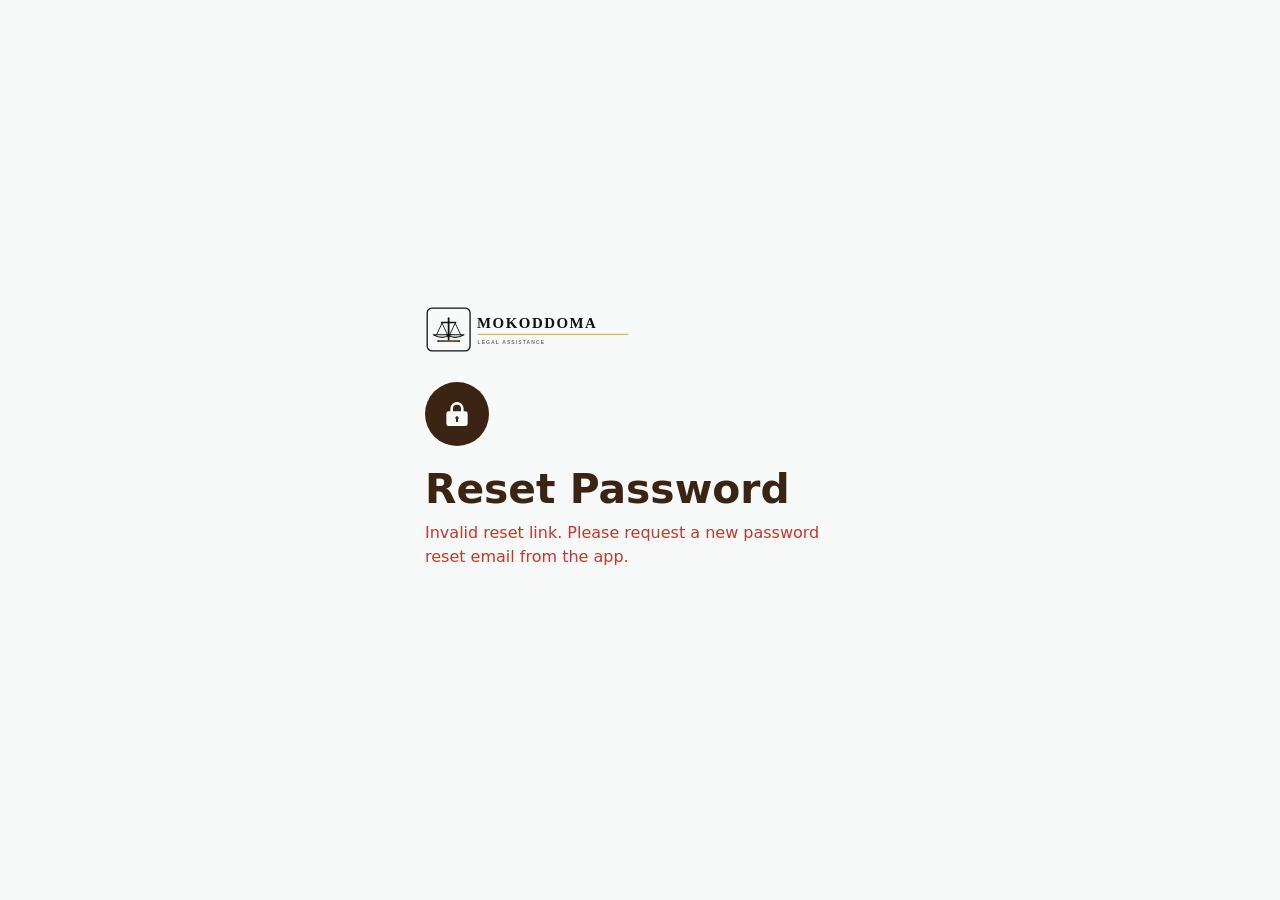
<file: reset-password/index.html>
<!doctype html>
<html lang="en">
  <head>
    <meta charset="utf-8">
    <meta name="viewport" content="width=device-width, initial-scale=1">
    <meta name="theme-color" content="#3b2414">
    <title>Mokoddoma Password Reset</title>
    <link rel="icon" href="../assets/favicon.svg" type="image/svg+xml">
    <link rel="alternate icon" href="../assets/favicon.png" type="image/png">
    <link rel="stylesheet" href="../styles.css">
  </head>
  <body>
    <main class="page-shell">
      <section class="reset-panel" aria-labelledby="page-title">
        <img class="brand-logo" src="../assets/mokoddoma_logo_en_whitebg.svg" alt="Mokoddoma">
        <div class="lock-mark" aria-hidden="true">
          <svg viewBox="0 0 24 24" role="img">
            <path d="M7 10V8a5 5 0 0 1 10 0v2h1.25A1.75 1.75 0 0 1 20 11.75v7.5A1.75 1.75 0 0 1 18.25 21H5.75A1.75 1.75 0 0 1 4 19.25v-7.5A1.75 1.75 0 0 1 5.75 10H7Zm2 0h6V8a3 3 0 1 0-6 0v2Zm3 3.75a1.25 1.25 0 0 0-.75 2.25v1.5a.75.75 0 0 0 1.5 0V16A1.25 1.25 0 0 0 12 13.75Z"/>
          </svg>
        </div>
        <h1 id="page-title">Reset Password</h1>
        <p class="status-text" data-token-status></p>

        <form class="reset-form" data-reset-form>
          <label for="new-password">New password</label>
          <div class="password-field">
            <input id="new-password" name="new-password" type="password" autocomplete="new-password" minlength="8" required>
            <button class="password-toggle" type="button" aria-label="Show new password" aria-pressed="false" data-password-toggle="new-password">
              <svg class="icon-eye" viewBox="0 0 24 24" aria-hidden="true">
                <path d="M12 5c4.6 0 8.4 3.1 10 7-1.6 3.9-5.4 7-10 7S3.6 15.9 2 12c1.6-3.9 5.4-7 10-7Zm0 2c-3.2 0-6 1.9-7.7 5 1.7 3.1 4.5 5 7.7 5s6-1.9 7.7-5C18 8.9 15.2 7 12 7Zm0 2.25A2.75 2.75 0 1 1 12 14.75 2.75 2.75 0 0 1 12 9.25Zm0 1.75a1 1 0 1 0 0 2 1 1 0 0 0 0-2Z"/>
              </svg>
              <svg class="icon-eye-off" viewBox="0 0 24 24" aria-hidden="true">
                <path d="m3.28 2 18.7 18.7-1.28 1.28-3.07-3.07A11.43 11.43 0 0 1 12 20C7.4 20 3.6 16.9 2 13c.76-1.84 2.02-3.49 3.6-4.74L2 4.66 3.28 2Zm3.75 7.7A10.06 10.06 0 0 0 4.3 13C6 16.1 8.8 18 12 18c1.45 0 2.81-.39 4.03-1.1l-2.02-2.02A3.02 3.02 0 0 1 9.1 9.97L7.03 7.9Zm4.1 4.1a1.02 1.02 0 0 0 1.68-1.68l-1.68 1.68ZM12 6c4.6 0 8.4 3.1 10 7a12.1 12.1 0 0 1-2.63 3.76l-1.42-1.42A10.17 10.17 0 0 0 19.7 13C18 9.9 15.2 8 12 8c-.8 0-1.57.12-2.3.35L8.1 6.75A11.1 11.1 0 0 1 12 6Zm-.13 3.01L14.99 12A3 3 0 0 0 12 9l-.13.01Z"/>
              </svg>
            </button>
          </div>
          <div class="password-feedback" data-password-feedback hidden>
            <div class="password-strength-header">
              <span>Password strength</span>
              <strong data-password-strength>Start typing</strong>
            </div>
            <div class="password-strength-track" aria-hidden="true">
              <div class="password-strength-fill" data-password-strength-fill></div>
            </div>
            <p class="password-checklist-hint">Green means your password has:</p>
            <div class="password-check-row" data-password-check="length">
              <span class="password-check-icon" aria-hidden="true"></span>
              <span>At least 8 characters</span>
            </div>
            <div class="password-check-row" data-password-check="letter">
              <span class="password-check-icon" aria-hidden="true"></span>
              <span>Contains a letter</span>
            </div>
            <div class="password-check-row" data-password-check="number">
              <span class="password-check-icon" aria-hidden="true"></span>
              <span>Contains a number</span>
            </div>
            <div class="password-check-row" data-password-check="special">
              <span class="password-check-icon" aria-hidden="true"></span>
              <span>Contains a special character</span>
            </div>
          </div>

          <label for="confirm-password">Confirm new password</label>
          <div class="password-field">
            <input id="confirm-password" name="confirm-password" type="password" autocomplete="new-password" minlength="8" required>
            <button class="password-toggle" type="button" aria-label="Show confirmed password" aria-pressed="false" data-password-toggle="confirm-password">
              <svg class="icon-eye" viewBox="0 0 24 24" aria-hidden="true">
                <path d="M12 5c4.6 0 8.4 3.1 10 7-1.6 3.9-5.4 7-10 7S3.6 15.9 2 12c1.6-3.9 5.4-7 10-7Zm0 2c-3.2 0-6 1.9-7.7 5 1.7 3.1 4.5 5 7.7 5s6-1.9 7.7-5C18 8.9 15.2 7 12 7Zm0 2.25A2.75 2.75 0 1 1 12 14.75 2.75 2.75 0 0 1 12 9.25Zm0 1.75a1 1 0 1 0 0 2 1 1 0 0 0 0-2Z"/>
              </svg>
              <svg class="icon-eye-off" viewBox="0 0 24 24" aria-hidden="true">
                <path d="m3.28 2 18.7 18.7-1.28 1.28-3.07-3.07A11.43 11.43 0 0 1 12 20C7.4 20 3.6 16.9 2 13c.76-1.84 2.02-3.49 3.6-4.74L2 4.66 3.28 2Zm3.75 7.7A10.06 10.06 0 0 0 4.3 13C6 16.1 8.8 18 12 18c1.45 0 2.81-.39 4.03-1.1l-2.02-2.02A3.02 3.02 0 0 1 9.1 9.97L7.03 7.9Zm4.1 4.1a1.02 1.02 0 0 0 1.68-1.68l-1.68 1.68ZM12 6c4.6 0 8.4 3.1 10 7a12.1 12.1 0 0 1-2.63 3.76l-1.42-1.42A10.17 10.17 0 0 0 19.7 13C18 9.9 15.2 8 12 8c-.8 0-1.57.12-2.3.35L8.1 6.75A11.1 11.1 0 0 1 12 6Zm-.13 3.01L14.99 12A3 3 0 0 0 12 9l-.13.01Z"/>
              </svg>
            </button>
          </div>

          <button type="submit" data-submit>Reset password</button>
          <p class="form-message" data-message hidden></p>
        </form>
      </section>
    </main>
    <script src="../config.js"></script>
    <script src="../app.js"></script>
  </body>
</html>
</file>
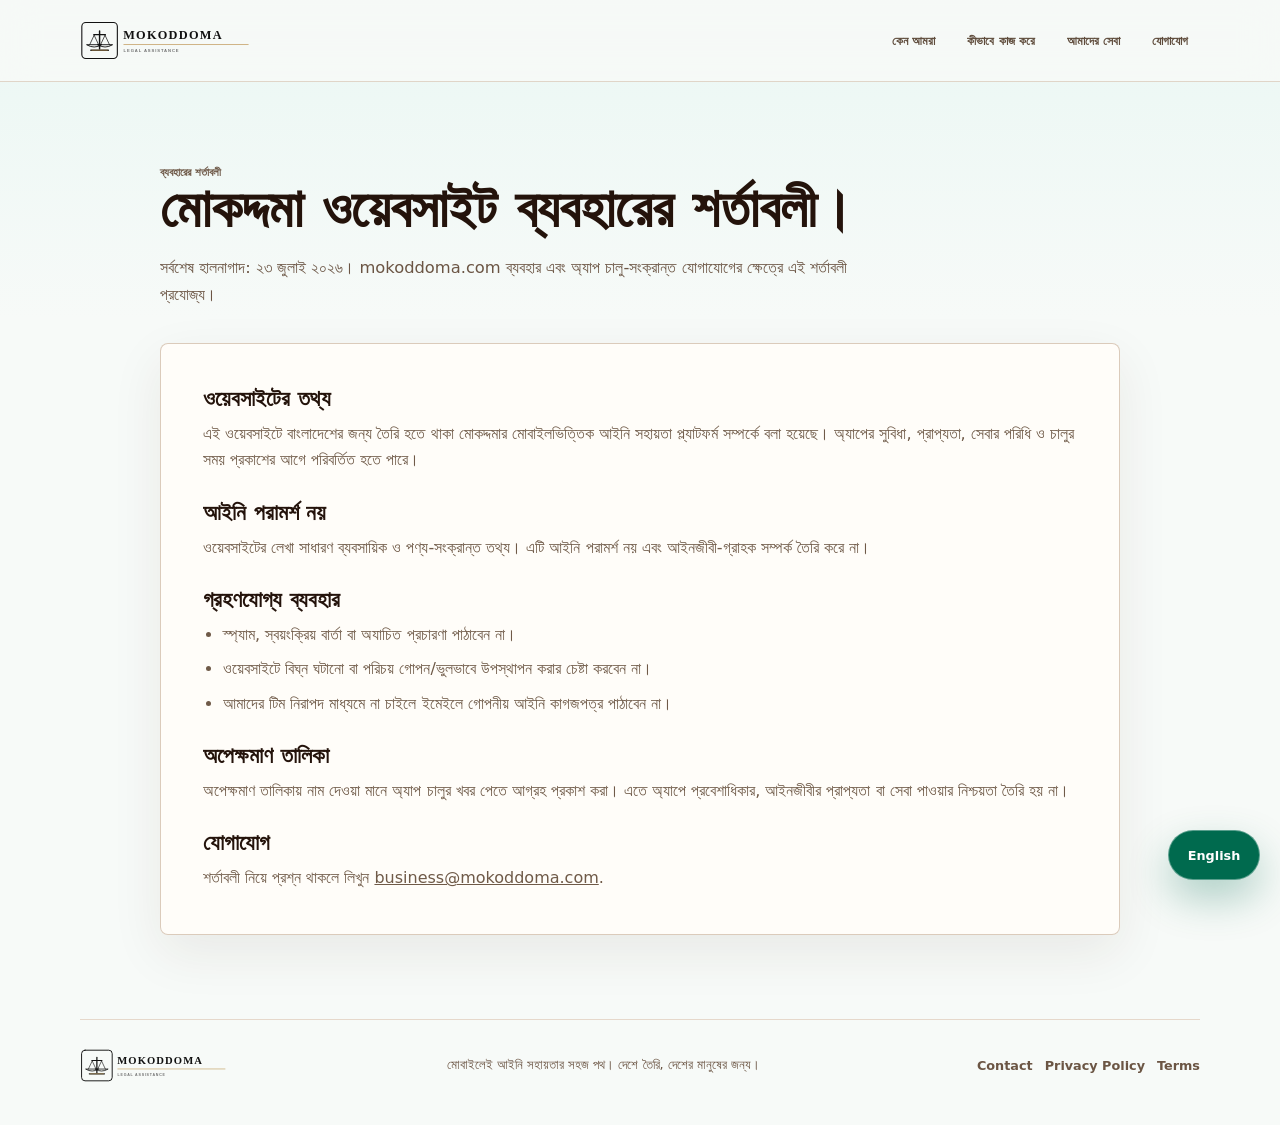
<file: terms/index.html>
<!doctype html>
<html lang="en">
  <head>
    <meta charset="utf-8">
    <meta name="viewport" content="width=device-width, initial-scale=1">
    <meta name="theme-color" content="#f7efe5">
    <meta name="description" content="Mokoddoma website terms and conditions.">
    <meta name="robots" content="index, follow">
    <title>Terms & Conditions | Mokoddoma</title>
    <link rel="canonical" href="https://mokoddoma.com/terms/">
    <link rel="icon" href="../assets/favicon.svg" type="image/svg+xml">
    <link rel="alternate icon" href="../assets/favicon.png" type="image/png">
    <link rel="stylesheet" href="../styles.css">
  </head>
  <body class="content-page" data-lang="bn">
    <header class="site-header">
      <a class="site-logo" href="../" aria-label="Mokoddoma home">
        <img src="../assets/mokoddoma_logo_en_whitebg.svg" alt="Mokoddoma">
      </a>
      <nav class="site-nav" aria-label="Primary navigation">
        <a href="../#why"><span class="lang-en">Why</span><span class="lang-bn">কেন আমরা</span></a>
        <a href="../#instant"><span class="lang-en">Instant</span><span class="lang-bn">কীভাবে কাজ করে</span></a>
        <a href="../#services"><span class="lang-en">Services</span><span class="lang-bn">আমাদের সেবা</span></a>
        <a href="../contact/index.html"><span class="lang-en">Contact</span><span class="lang-bn">যোগাযোগ</span></a>
      </nav>
    </header>

    <main class="content-shell">
      <div class="content-hero">
        <p class="eyebrow"><span class="lang-en">Terms & Conditions</span><span class="lang-bn">ব্যবহারের শর্তাবলী</span></p>
        <h1><span class="lang-en">Terms for using the Mokoddoma website.</span><span class="lang-bn">মোকদ্দমা ওয়েবসাইট ব্যবহারের শর্তাবলী।</span></h1>
        <p><span class="lang-en">Last updated: July 23, 2026. These terms apply to mokoddoma.com and launch-related website inquiries.</span><span class="lang-bn">সর্বশেষ হালনাগাদ: ২৩ জুলাই ২০২৬। mokoddoma.com ব্যবহার এবং অ্যাপ চালু-সংক্রান্ত যোগাযোগের ক্ষেত্রে এই শর্তাবলী প্রযোজ্য।</span></p>
      </div>

      <article class="content-card">
        <section>
          <h2><span class="lang-en">Website Information</span><span class="lang-bn">ওয়েবসাইটের তথ্য</span></h2>
          <p><span class="lang-en">This website describes Mokoddoma's planned mobile-first legal help platform for Bangladesh. App features, availability, service scope, and launch timing may change before release.</span><span class="lang-bn">এই ওয়েবসাইটে বাংলাদেশের জন্য তৈরি হতে থাকা মোকদ্দমার মোবাইলভিত্তিক আইনি সহায়তা প্ল্যাটফর্ম সম্পর্কে বলা হয়েছে। অ্যাপের সুবিধা, প্রাপ্যতা, সেবার পরিধি ও চালুর সময় প্রকাশের আগে পরিবর্তিত হতে পারে।</span></p>
        </section>
        <section>
          <h2><span class="lang-en">No Legal Advice</span><span class="lang-bn">আইনি পরামর্শ নয়</span></h2>
          <p><span class="lang-en">Website content is for general business and product information only. It is not legal advice and does not create a lawyer-client relationship.</span><span class="lang-bn">ওয়েবসাইটের লেখা সাধারণ ব্যবসায়িক ও পণ্য-সংক্রান্ত তথ্য। এটি আইনি পরামর্শ নয় এবং আইনজীবী-গ্রাহক সম্পর্ক তৈরি করে না।</span></p>
        </section>
        <section>
          <h2><span class="lang-en">Acceptable Use</span><span class="lang-bn">গ্রহণযোগ্য ব্যবহার</span></h2>
          <ul>
            <li><span class="lang-en">Do not submit spam, automated messages, or unsolicited marketing campaigns.</span><span class="lang-bn">স্প্যাম, স্বয়ংক্রিয় বার্তা বা অযাচিত প্রচারণা পাঠাবেন না।</span></li>
            <li><span class="lang-en">Do not attempt to interfere with the website or misrepresent your identity.</span><span class="lang-bn">ওয়েবসাইটে বিঘ্ন ঘটানো বা পরিচয় গোপন/ভুলভাবে উপস্থাপন করার চেষ্টা করবেন না।</span></li>
            <li><span class="lang-en">Do not email confidential legal documents until our team requests them through a secure channel.</span><span class="lang-bn">আমাদের টিম নিরাপদ মাধ্যমে না চাইলে ইমেইলে গোপনীয় আইনি কাগজপত্র পাঠাবেন না।</span></li>
          </ul>
        </section>
        <section>
          <h2><span class="lang-en">Waitlist</span><span class="lang-bn">অপেক্ষমাণ তালিকা</span></h2>
          <p><span class="lang-en">Joining the waitlist expresses interest in launch updates. It does not guarantee app access, lawyer availability, or service eligibility.</span><span class="lang-bn">অপেক্ষমাণ তালিকায় নাম দেওয়া মানে অ্যাপ চালুর খবর পেতে আগ্রহ প্রকাশ করা। এতে অ্যাপে প্রবেশাধিকার, আইনজীবীর প্রাপ্যতা বা সেবা পাওয়ার নিশ্চয়তা তৈরি হয় না।</span></p>
        </section>
        <section>
          <h2><span class="lang-en">Contact</span><span class="lang-bn">যোগাযোগ</span></h2>
          <p><span class="lang-en">For questions about these terms, email</span><span class="lang-bn">শর্তাবলী নিয়ে প্রশ্ন থাকলে লিখুন</span> <a href="mailto:business@mokoddoma.com">business@mokoddoma.com</a>.</p>
        </section>
      </article>
    </main>

    <button class="language-toggle" type="button" data-language-toggle aria-label="Switch to Bangla">
      <span class="lang-en">বাংলা</span>
      <span class="lang-bn">English</span>
    </button>

    <footer class="site-footer">
      <img src="../assets/mokoddoma_logo_en_whitebg.svg" alt="Mokoddoma">
      <p><span class="lang-en">Bangladesh's own mobile-first legal help app. Launching soon.</span><span class="lang-bn">মোবাইলেই আইনি সহায়তার সহজ পথ। দেশে তৈরি, দেশের মানুষের জন্য।</span></p>
      <nav class="footer-links" aria-label="Footer navigation">
        <a href="../contact/index.html">Contact</a>
        <a href="../privacy/">Privacy Policy</a>
        <a href="../terms/">Terms</a>
      </nav>
    </footer>
    <script src="../site.js"></script>
  </body>
</html>
</file>
<file: styles.css>
:root {
  color-scheme: light;
  --primary: #3b2414;
  --primary-strong: #24130b;
  --accent: #0f766e;
  --accent-strong: #0b514c;
  --accent-soft: #d8f3ee;
  --gold: #b7791f;
  --ink: #2c221c;
  --paper: #f7faf8;
  --paper-warm: #fff8ef;
  --surface: #ffffff;
  --surface-warm: #edf5f1;
  --text: #3b2414;
  --muted: #806852;
  --border: #d8c6b5;
  --error: #c8352d;
  --success: #2e7d32;
  --focus: #2563eb;
  font-family: Inter, ui-sans-serif, system-ui, -apple-system, BlinkMacSystemFont, "Segoe UI", sans-serif;
}

* {
  box-sizing: border-box;
}

html {
  scroll-behavior: smooth;
}

body {
  min-height: 100vh;
  margin: 0;
  background: var(--paper);
  color: var(--text);
  overflow-x: hidden;
}

a {
  color: inherit;
}

[data-lang="en"] .lang-bn,
[data-lang="bn"] .lang-en {
  display: none !important;
}

[data-lang="bn"] {
  font-family: Inter, ui-sans-serif, system-ui, -apple-system, BlinkMacSystemFont, "Segoe UI", "Noto Sans Bengali", sans-serif;
}

.site-header {
  position: sticky;
  top: 0;
  z-index: 20;
  width: 100%;
  min-height: 82px;
  display: flex;
  align-items: center;
  justify-content: space-between;
  gap: 24px;
  padding: 18px max(20px, calc((100% - 1120px) / 2));
  border-bottom: 1px solid rgba(216, 198, 181, 0.7);
  background: rgba(247, 250, 248, 0.88);
  backdrop-filter: blur(18px);
}

.site-logo {
  display: inline-flex;
  align-items: center;
  flex: 0 0 auto;
}

.site-logo img {
  width: 174px;
  height: auto;
  display: block;
}

.site-nav {
  display: flex;
  align-items: center;
  gap: 8px;
  flex-wrap: wrap;
  justify-content: flex-end;
  color: #5f4c3c;
  font-size: 0.94rem;
  font-weight: 700;
}

.site-nav a {
  min-height: 40px;
  display: inline-flex;
  align-items: center;
  padding: 0 12px;
  border-radius: 8px;
  text-decoration: none;
}

.site-nav a:hover,
.site-nav a:focus-visible {
  background: var(--surface-warm);
  color: var(--primary-strong);
  outline: none;
}

.bd-hero {
  width: min(1120px, calc(100% - 40px));
  min-height: calc(100vh - 82px);
  display: grid;
  grid-template-columns: minmax(0, 1fr) minmax(340px, 0.95fr);
  gap: clamp(32px, 6vw, 86px);
  align-items: center;
  margin: 0 auto;
  padding: 52px 0 76px;
}

.bd-hero h1 {
  max-width: 760px;
  margin: 0;
  color: var(--primary-strong);
  font-size: 5.4rem;
  line-height: 0.94;
  letter-spacing: 0;
}

.compact {
  max-width: 620px;
}

.local-badge {
  min-height: 44px;
  display: inline-flex;
  align-items: center;
  gap: 10px;
  margin-bottom: 18px;
  border: 1px solid rgba(15, 118, 110, 0.24);
  border-radius: 8px;
  padding: 0 12px;
  background: rgba(216, 243, 238, 0.72);
  color: var(--accent-strong);
  font-size: 0.92rem;
  font-weight: 900;
}

.bd-motion-stage {
  position: relative;
  min-height: 650px;
  display: grid;
  place-items: center;
  isolation: isolate;
}

.human-hero {
  position: relative;
  min-height: 560px;
  isolation: isolate;
}

.human-hero::before {
  content: "";
  position: absolute;
  inset: 48px 24px 12px;
  border-radius: 50%;
  background:
    radial-gradient(circle at 42% 42%, rgba(244, 42, 65, 0.18), transparent 30%),
    radial-gradient(circle, rgba(0, 106, 78, 0.22), rgba(216, 243, 238, 0.2) 58%, transparent 70%);
  animation: breathe 6s ease-in-out infinite;
  z-index: -1;
}

.human-hero img {
  width: 100%;
  height: min(560px, 68vh);
  min-height: 440px;
  display: block;
  object-fit: cover;
  border: 1px solid rgba(216, 198, 181, 0.9);
  border-radius: 8px;
  box-shadow: 0 28px 76px rgba(59, 36, 20, 0.2);
  animation: human-float 5.6s ease-in-out infinite;
}

.human-float {
  position: absolute;
  min-height: 42px;
  display: inline-flex;
  align-items: center;
  border: 1px solid rgba(255, 255, 255, 0.78);
  border-radius: 8px;
  padding: 0 14px;
  background: rgba(255, 253, 249, 0.9);
  color: var(--accent-strong);
  box-shadow: 0 18px 42px rgba(44, 34, 28, 0.16);
  backdrop-filter: blur(14px);
  animation: card-float 5.4s ease-in-out infinite;
}

.human-float-one {
  left: 22px;
  top: 34px;
}

.human-float-two {
  right: 18px;
  top: 46%;
  animation-delay: 700ms;
}

.human-float-three {
  left: 50%;
  bottom: 28px;
  animation-delay: 1200ms;
}

.bd-motion-stage::before {
  content: "";
  position: absolute;
  width: 520px;
  height: 520px;
  border-radius: 50%;
  background:
    conic-gradient(from 90deg, rgba(0, 106, 78, 0.24), rgba(244, 42, 65, 0.16), rgba(183, 121, 31, 0.12), rgba(0, 106, 78, 0.24));
  filter: blur(2px);
  animation: slow-spin 18s linear infinite;
  z-index: -2;
}

.bd-motion-stage::after {
  content: "";
  position: absolute;
  width: 440px;
  height: 440px;
  border-radius: 50%;
  background: var(--paper);
  z-index: -1;
}

.bd-flag-card {
  position: absolute;
  top: 42px;
  left: 8px;
  width: 220px;
  display: grid;
  gap: 12px;
  padding: 18px;
  border: 1px solid rgba(216, 198, 181, 0.9);
  border-radius: 8px;
  background: rgba(255, 253, 249, 0.9);
  box-shadow: 0 18px 48px rgba(59, 36, 20, 0.12);
  animation: card-float 5.2s ease-in-out infinite;
}

.bd-flag-card strong {
  color: var(--primary-strong);
  font-size: 1.08rem;
}

.bd-flag-card img {
  width: 86px;
  height: auto;
  display: block;
  box-shadow: 0 12px 28px rgba(0, 106, 78, 0.18);
}

.local-phone {
  transform-origin: center;
}

.orbit-ring {
  position: absolute;
  width: 460px;
  height: 460px;
  border: 1px dashed rgba(15, 118, 110, 0.32);
  border-radius: 50%;
  animation: slow-spin 24s linear infinite;
  z-index: -1;
}

.orbit-ring span {
  position: absolute;
  min-height: 34px;
  display: inline-flex;
  align-items: center;
  border-radius: 8px;
  padding: 0 10px;
  background: var(--surface);
  color: var(--accent-strong);
  font-size: 0.82rem;
  font-weight: 900;
  box-shadow: 0 10px 24px rgba(59, 36, 20, 0.1);
}

.orbit-ring span:nth-child(1) {
  top: -17px;
  left: 50%;
  transform: translateX(-50%);
}

.orbit-ring span:nth-child(2) {
  top: 50%;
  right: -22px;
  transform: translateY(-50%);
}

.orbit-ring span:nth-child(3) {
  bottom: -17px;
  left: 50%;
  transform: translateX(-50%);
}

.orbit-ring span:nth-child(4) {
  top: 50%;
  left: -22px;
  transform: translateY(-50%);
}

.local-proof {
  margin-top: 22px;
}

.proof-strip,
.instant-section,
.section-band,
.comparison-section,
.case-cloud,
.launch-section {
  position: relative;
  overflow: hidden;
}

.instant-section,
.case-cloud {
  width: min(1120px, calc(100% - 40px));
  margin: 0 auto;
  padding: 86px 0;
}

.instant-path {
  display: grid;
  grid-template-columns: repeat(3, minmax(0, 1fr));
  gap: 14px;
}

.instant-card {
  min-height: 230px;
  padding: 24px;
  border: 1px solid #dbc9ba;
  border-radius: 8px;
  background: linear-gradient(180deg, #fffdf9, #edf5f1);
  transition: transform 240ms ease, box-shadow 240ms ease;
}

.instant-card:hover {
  transform: translateY(-8px);
  box-shadow: 0 22px 48px rgba(15, 118, 110, 0.12);
}

.instant-card > span {
  width: 46px;
  height: 46px;
  display: grid;
  place-items: center;
  margin-bottom: 32px;
  border-radius: 50%;
  background: #006a4e;
  color: #ffffff;
  font-weight: 900;
  box-shadow: 0 0 0 8px rgba(0, 106, 78, 0.12);
}

.instant-card h3,
.case-cloud h2 {
  margin: 0;
  color: var(--primary-strong);
}

.instant-card h3 {
  font-size: 1.45rem;
}

.instant-card p {
  margin: 10px 0 0;
  color: #6f5a48;
  font-weight: 800;
}

.local-dark {
  background:
    linear-gradient(135deg, rgba(0, 106, 78, 0.98), rgba(36, 19, 11, 0.98));
}

.motion-grid .service-card {
  min-height: 210px;
  transition: transform 240ms ease, border-color 240ms ease;
}

.motion-grid .service-card:hover {
  border-color: rgba(0, 106, 78, 0.5);
  transform: translateY(-8px) rotate(-1deg);
}

.case-cloud {
  text-align: center;
}

.case-cloud h2 {
  max-width: 820px;
  margin-inline: auto;
  font-size: 3.2rem;
  line-height: 1.05;
}

.case-chips {
  display: flex;
  flex-wrap: wrap;
  justify-content: center;
  gap: 12px;
  margin-top: 28px;
}

.case-chips > span {
  min-height: 42px;
  display: inline-flex;
  align-items: center;
  border: 1px solid rgba(15, 118, 110, 0.24);
  border-radius: 8px;
  padding: 0 14px;
  background: var(--surface);
  color: var(--accent-strong);
  font-weight: 900;
  animation: chip-bob 4s ease-in-out infinite;
}

.case-chips > .is-live {
  background: #006a4e;
  color: #ffffff;
}

.case-chips > .is-soon {
  border-style: dashed;
  background: rgba(255, 253, 249, 0.72);
  color: #7c6856;
}

.case-chips > span:nth-child(2n) {
  animation-delay: 600ms;
}

.case-chips > span:nth-child(3n) {
  animation-delay: 1200ms;
}

.launch-bd {
  align-items: center;
  border-top: 0;
  border-radius: 8px;
  padding: clamp(64px, 6vw, 92px);
  padding-inline: clamp(72px, 7vw, 112px);
  background:
    linear-gradient(135deg, rgba(216, 243, 238, 0.86), rgba(255, 248, 239, 0.94));
  overflow: hidden;
}

.hero-section,
.section-band,
.split-section,
.comparison-section,
.proof-strip,
.launch-section,
.waitlist-section,
.source-section,
.site-footer {
  width: min(1120px, calc(100% - 40px));
  margin: 0 auto;
}

.hero-section {
  min-height: calc(100vh - 82px);
  display: grid;
  grid-template-columns: minmax(0, 1.03fr) minmax(340px, 0.97fr);
  gap: clamp(30px, 5vw, 74px);
  align-items: center;
  padding: 54px 0 76px;
}

.hero-copy {
  max-width: 720px;
}

.eyebrow {
  margin: 0 0 12px;
  color: var(--accent);
  font-size: 0.82rem;
  font-weight: 900;
  letter-spacing: 0;
  text-transform: uppercase;
}

.hero-section h1,
.proof-strip h2,
.section-heading h2,
.split-section h2,
.launch-section h2,
.source-section h2 {
  margin: 0;
  color: var(--primary-strong);
  letter-spacing: 0;
}

.hero-section h1 {
  max-width: 780px;
  font-size: 5rem;
  line-height: 0.96;
}

.hero-lede {
  max-width: 700px;
  margin: 26px 0 0;
  color: #65503e;
  font-size: 1.2rem;
  line-height: 1.62;
}

.hero-actions,
.launch-badges,
.store-row,
.source-links {
  display: flex;
  flex-wrap: wrap;
  align-items: center;
  gap: 12px;
}

.hero-actions {
  margin-top: 32px;
}

.primary-link,
.secondary-link {
  min-height: 50px;
  display: inline-flex;
  align-items: center;
  justify-content: center;
  border-radius: 8px;
  padding: 0 18px;
  font-weight: 900;
  text-decoration: none;
}

.primary-link {
  background: var(--primary);
  color: #fff8ef;
}

.secondary-link {
  border: 1px solid #cfbaaa;
  background: #fffdf9;
  color: var(--primary);
}

.primary-link:hover,
.primary-link:focus-visible,
.secondary-link:hover,
.secondary-link:focus-visible {
  outline: 3px solid rgba(15, 118, 110, 0.22);
  outline-offset: 3px;
}

.launch-badges {
  margin-top: 20px;
}

.launch-badges > span,
.store-row > span {
  min-height: 38px;
  display: inline-flex;
  align-items: center;
  border: 1px solid rgba(15, 118, 110, 0.25);
  border-radius: 8px;
  padding: 0 12px;
  background: rgba(216, 243, 238, 0.65);
  color: var(--accent-strong);
  font-size: 0.9rem;
  font-weight: 900;
}

.waitlist-section {
  display: grid;
  grid-template-columns: minmax(0, 1fr) auto;
  gap: 24px;
  align-items: center;
  margin-top: 18px;
  margin-bottom: 86px;
  border: 1px solid rgba(216, 198, 181, 0.9);
  border-radius: 8px;
  padding: clamp(24px, 4vw, 38px);
  background: var(--surface);
  box-shadow: 0 18px 52px rgba(59, 36, 20, 0.08);
}

.waitlist-section h2 {
  max-width: 720px;
  margin: 0;
  color: var(--primary-strong);
  font-size: 1.7rem;
  line-height: 1.14;
}

.phone-stage {
  position: relative;
  min-height: 620px;
  display: grid;
  place-items: center;
  isolation: isolate;
}

.phone-stage::before {
  content: "";
  position: absolute;
  width: 420px;
  height: 420px;
  border-radius: 50%;
  background: radial-gradient(circle, rgba(15, 118, 110, 0.22), rgba(183, 121, 31, 0.08) 55%, transparent 72%);
  animation: breathe 6s ease-in-out infinite;
  z-index: -1;
}

.phone-mockup {
  width: min(310px, 78vw);
  min-height: 590px;
  padding: 14px;
  border: 10px solid #20140e;
  border-radius: 44px;
  background: #20140e;
  box-shadow: 0 32px 90px rgba(44, 34, 28, 0.28);
  animation: phone-float 5s ease-in-out infinite;
}

.phone-speaker {
  width: 86px;
  height: 22px;
  margin: 0 auto -1px;
  border-radius: 0 0 18px 18px;
  background: #20140e;
}

.phone-screen {
  min-height: 548px;
  display: grid;
  align-content: start;
  gap: 16px;
  padding: 22px 18px;
  border-radius: 30px;
  background: linear-gradient(180deg, #fffdf9, #e9f5f1);
}

.hero-app-phone {
  width: min(326px, 78vw);
}

.app-dashboard-screen,
.flow-screen {
  gap: 13px;
  padding: 18px 15px;
  overflow: hidden;
}

.mock-statusbar,
.mock-appbar,
.lawyer-head,
.fee-row,
.mock-action-row {
  display: flex;
  align-items: center;
  justify-content: space-between;
  gap: 10px;
}

.mock-statusbar {
  min-height: 22px;
  color: #846e5b;
  font-size: 0.7rem;
  font-weight: 900;
}

.mock-appbar small,
.screen-title small,
.lawyer-head small {
  display: block;
  color: var(--accent);
  font-size: 0.72rem;
  font-weight: 900;
}

.mock-appbar strong,
.screen-title strong {
  display: block;
  color: var(--primary-strong);
  font-size: 1.18rem;
  line-height: 1.14;
}

.mock-avatar,
.lawyer-avatar {
  width: 38px;
  height: 38px;
  display: grid;
  place-items: center;
  flex: 0 0 auto;
  border-radius: 50%;
  background: #006a4e;
  color: #ffffff;
  font-size: 0.86rem;
  font-weight: 900;
  box-shadow: 0 10px 24px rgba(0, 106, 78, 0.2);
}

.mock-create-card {
  min-height: 112px;
  display: grid;
  grid-template-columns: 46px minmax(0, 1fr);
  gap: 12px;
  align-items: center;
  padding: 14px;
  border-radius: 18px;
  background: linear-gradient(135deg, #006a4e, #0f766e);
  color: #ffffff;
  box-shadow: 0 18px 38px rgba(0, 106, 78, 0.18);
  animation: dashboard-lift 4.2s ease-in-out infinite;
}

.mock-create-card > span {
  width: 44px;
  height: 44px;
  display: grid;
  place-items: center;
  border-radius: 14px;
  background: rgba(255, 255, 255, 0.18);
  font-size: 1.8rem;
  line-height: 1;
}

.mock-create-card b,
.mock-create-card small {
  display: block;
}

.mock-create-card b {
  font-size: 1.04rem;
}

.mock-create-card small {
  margin-top: 4px;
  color: rgba(255, 255, 255, 0.82);
  line-height: 1.35;
}

.mock-quick-row,
.mock-metrics,
.mock-services-mini,
.category-grid,
.mode-grid {
  display: grid;
  grid-template-columns: repeat(2, minmax(0, 1fr));
  gap: 10px;
}

.mock-quick-row div,
.mock-metrics div,
.mock-services-mini article,
.category-card,
.mode-grid article,
.lawyer-card-mock,
.profile-card-mock {
  border: 1px solid rgba(216, 198, 181, 0.86);
  border-radius: 14px;
  background: #ffffff;
  box-shadow: 0 10px 28px rgba(44, 34, 28, 0.07);
}

.mock-quick-row div {
  display: grid;
  gap: 8px;
  padding: 12px;
}

.mock-quick-row span {
  width: 34px;
  height: 34px;
  display: grid;
  place-items: center;
  border-radius: 12px;
  background: #d8f3ee;
  color: #075a45;
  font-size: 0.72rem;
  font-weight: 900;
}

.mock-quick-row b,
.mock-services-mini b {
  color: var(--primary-strong);
  font-size: 0.82rem;
}

.mock-metrics {
  grid-template-columns: repeat(3, minmax(0, 1fr));
}

.mock-metrics div {
  min-height: 72px;
  display: grid;
  place-items: center;
  padding: 8px;
}

.mock-metrics strong {
  color: var(--primary-strong);
  font-size: 1.25rem;
}

.mock-metrics span {
  color: #7a6250;
  font-size: 0.68rem;
  font-weight: 900;
}

.mock-services-mini article {
  min-height: 104px;
  display: grid;
  align-content: center;
  justify-items: center;
  gap: 8px;
  padding: 10px;
}

.mock-services-mini img {
  width: 64px;
  height: 48px;
  object-fit: contain;
}

.app-flow-section {
  width: 100%;
  max-width: none;
  padding: 92px max(20px, calc((100% - 1120px) / 2));
  background:
    linear-gradient(180deg, rgba(255, 253, 249, 0.88), rgba(237, 245, 241, 0.92));
}

.app-flow-board {
  display: grid;
  grid-template-columns: minmax(220px, 0.58fr) minmax(310px, 0.86fr) minmax(260px, 0.68fr);
  gap: clamp(18px, 3vw, 32px);
  align-items: center;
}

.flow-tabs {
  display: grid;
  gap: 12px;
}

.flow-tab {
  width: 100%;
  min-height: 76px;
  display: grid;
  grid-template-columns: 42px minmax(0, 1fr);
  align-items: center;
  gap: 12px;
  margin: 0;
  padding: 14px;
  border: 1px solid rgba(216, 198, 181, 0.9);
  border-radius: 8px;
  background: rgba(255, 253, 249, 0.86);
  color: var(--primary);
  text-align: left;
  box-shadow: none;
  transition: transform 220ms ease, border-color 220ms ease, background 220ms ease;
}

.flow-tab > span {
  width: 40px;
  height: 40px;
  display: grid;
  place-items: center;
  border-radius: 8px;
  background: #edf5f1;
  color: var(--accent-strong);
  font-size: 0.78rem;
  font-weight: 900;
}

.flow-tab strong {
  color: var(--primary-strong);
  display: block;
  min-width: 0;
  line-height: 1.2;
  overflow-wrap: anywhere;
}

.flow-tab:hover,
.flow-tab:focus-visible,
.flow-tab.is-active {
  border-color: rgba(0, 106, 78, 0.56);
  background: #ffffff;
  outline: none;
  transform: translateX(5px);
}

.flow-tab.is-active > span {
  background: #006a4e;
  color: #ffffff;
}

.flow-phone-cluster {
  min-height: 638px;
  display: grid;
  place-items: center;
  position: relative;
}

.flow-phone-cluster::before {
  content: "";
  position: absolute;
  width: 390px;
  height: 390px;
  border: 1px dashed rgba(0, 106, 78, 0.22);
  border-radius: 50%;
  animation: slow-spin 26s linear infinite;
}

.app-flow-phone {
  position: relative;
  z-index: 1;
  width: min(318px, 78vw);
  animation: flow-phone-in 420ms ease both, phone-float 5s ease-in-out infinite;
}

.screen-title {
  display: grid;
  gap: 3px;
  margin-bottom: 2px;
}

.mock-search {
  min-height: 42px;
  display: flex;
  align-items: center;
  border: 1px solid rgba(216, 198, 181, 0.9);
  border-radius: 12px;
  padding: 0 12px;
  background: #ffffff;
  color: #7a6250;
  font-size: 0.76rem;
  font-weight: 800;
}

.category-card,
.mode-grid article {
  min-height: 84px;
  display: grid;
  align-content: center;
  gap: 5px;
  padding: 12px;
}

.category-card b,
.mode-grid b,
.lawyer-card-mock b,
.profile-card-mock b,
.timeline-mock b {
  color: var(--primary-strong);
  font-size: 0.86rem;
}

.category-card span,
.mode-grid span,
.lawyer-card-mock small,
.lawyer-facts span,
.profile-card-mock span,
.timeline-mock span {
  color: #735d4b;
  font-size: 0.68rem;
  font-weight: 800;
  line-height: 1.35;
}

.category-card.is-active,
.mode-grid .is-active {
  border-color: rgba(0, 106, 78, 0.48);
  background: #d8f3ee;
}

.mock-chip-row,
.filter-row,
.slot-list {
  display: flex;
  flex-wrap: wrap;
  gap: 7px;
}

.mock-chip-row span,
.filter-row span,
.slot-list span,
.mock-action-row span,
.doc-pill {
  min-height: 30px;
  display: inline-flex;
  align-items: center;
  border-radius: 999px;
  padding: 0 10px;
  background: #edf5f1;
  color: var(--accent-strong);
  font-size: 0.68rem;
  font-weight: 900;
}

.filter-row span:first-child,
.slot-list .is-active,
.mock-action-row span {
  background: #006a4e;
  color: #ffffff;
}

.lawyer-card-mock {
  display: grid;
  gap: 12px;
  padding: 14px;
}

.lawyer-facts {
  display: grid;
  grid-template-columns: repeat(2, minmax(0, 1fr));
  gap: 7px;
}

.lawyer-facts span,
.profile-card-mock span {
  min-height: 28px;
  display: inline-flex;
  align-items: center;
  border-radius: 8px;
  padding: 0 8px;
  background: #fff8ef;
}

.fee-row b {
  font-size: 0.94rem;
}

.fee-row span {
  color: var(--gold);
  font-size: 0.72rem;
  font-weight: 900;
}

.profile-card-mock {
  display: grid;
  gap: 8px;
  padding: 13px;
}

.mode-grid {
  margin-bottom: 2px;
}

.slot-list {
  display: grid;
  grid-template-columns: 1fr;
}

.slot-list span {
  justify-content: center;
  border-radius: 12px;
  min-height: 36px;
}

.chat-preview {
  display: grid;
  gap: 8px;
  margin-top: 2px;
  padding: 12px;
  border-radius: 16px;
  background: #ffffff;
}

.bubble {
  max-width: 82%;
  padding: 9px 11px;
  border-radius: 14px;
  color: var(--primary-strong);
  font-size: 0.72rem;
  font-weight: 800;
  line-height: 1.35;
}

.bubble.left {
  justify-self: start;
  background: #edf5f1;
}

.bubble.right {
  justify-self: end;
  background: #006a4e;
  color: #ffffff;
}

.doc-pill {
  justify-self: center;
}

.timeline-mock {
  position: relative;
  display: grid;
  gap: 10px;
  margin-top: 4px;
}

.timeline-mock div {
  position: relative;
  min-height: 64px;
  display: grid;
  align-content: center;
  gap: 4px;
  padding: 10px 12px 10px 38px;
  border: 1px solid rgba(216, 198, 181, 0.86);
  border-radius: 14px;
  background: #ffffff;
}

.timeline-mock div::before {
  content: "";
  position: absolute;
  left: 14px;
  top: 22px;
  width: 11px;
  height: 11px;
  border: 2px solid #c9b8aa;
  border-radius: 50%;
  background: #ffffff;
}

.timeline-mock .done::before,
.timeline-mock .active::before {
  border-color: #006a4e;
  background: #006a4e;
}

.timeline-mock .active {
  border-color: rgba(0, 106, 78, 0.5);
  box-shadow: 0 14px 28px rgba(0, 106, 78, 0.12);
}

.flow-copy-panel {
  min-height: 280px;
  position: relative;
  padding: 24px;
  border: 1px solid rgba(216, 198, 181, 0.9);
  border-radius: 8px;
  background: #ffffff;
  box-shadow: 0 18px 52px rgba(59, 36, 20, 0.08);
}

.flow-icon-row {
  display: flex;
  flex-wrap: wrap;
  gap: 10px;
  margin-bottom: 22px;
}

.flow-icon-row span {
  min-width: 38px;
  height: 38px;
  display: grid;
  place-items: center;
  border-radius: 12px;
  padding: 0 8px;
  background: #d8f3ee;
  color: var(--accent-strong);
  font-size: 0.78rem;
  font-weight: 900;
  box-shadow: inset 0 0 0 1px rgba(0, 106, 78, 0.12);
}

.flow-icon-row span:first-child {
  background: #006a4e;
  color: #ffffff;
}

.flow-copy {
  display: none;
  animation: copy-slide-in 340ms ease both;
}

.flow-copy.is-active {
  display: block;
}

.flow-copy h3 {
  margin: 0;
  color: var(--primary-strong);
  font-size: 1.35rem;
  line-height: 1.18;
  overflow-wrap: anywhere;
}

.flow-copy p {
  margin: 14px 0 0;
  color: #6b5544;
  line-height: 1.62;
}

.app-topbar {
  display: flex;
  align-items: center;
  justify-content: space-between;
  margin-bottom: 12px;
}

.app-topbar span {
  width: 34px;
  height: 34px;
  border-radius: 8px;
  background: var(--accent);
}

.app-topbar strong {
  color: var(--primary-strong);
}

.app-card {
  padding: 16px;
  border: 1px solid #d7c7b9;
  border-radius: 8px;
  background: #ffffff;
  transform: translateY(0);
  transition: transform 220ms ease, box-shadow 220ms ease;
}

.app-card.active {
  border-color: rgba(15, 118, 110, 0.55);
  box-shadow: 0 18px 38px rgba(15, 118, 110, 0.12);
}

.app-card:hover {
  transform: translateY(-3px);
}

.app-card small {
  display: block;
  margin-bottom: 8px;
  color: var(--accent);
  font-weight: 900;
}

.app-card b {
  display: block;
  color: var(--primary-strong);
  font-size: 1.05rem;
}

.app-card p {
  margin: 8px 0 0;
  color: #715c49;
  line-height: 1.45;
}

.app-progress {
  display: grid;
  gap: 9px;
  margin-top: 10px;
}

.app-progress span {
  height: 9px;
  border-radius: 999px;
  background: linear-gradient(90deg, var(--accent), rgba(15, 118, 110, 0.15));
}

.app-progress span:nth-child(2) {
  width: 78%;
}

.app-progress span:nth-child(3) {
  width: 52%;
}

.signal-card {
  position: absolute;
  width: 210px;
  padding: 16px;
  border: 1px solid rgba(216, 198, 181, 0.9);
  border-radius: 8px;
  background: rgba(255, 253, 249, 0.9);
  box-shadow: 0 18px 48px rgba(59, 36, 20, 0.12);
  backdrop-filter: blur(14px);
}

.signal-card strong,
.proof-grid strong {
  display: block;
  color: var(--primary-strong);
  font-size: 1.45rem;
}

.signal-card span,
.proof-grid span {
  display: block;
  margin-top: 6px;
  color: #6c5745;
  line-height: 1.42;
}

.signal-card-one {
  top: 52px;
  left: 0;
  animation: card-float 5.4s ease-in-out infinite;
}

.signal-card-two {
  right: 0;
  bottom: 74px;
  animation: card-float 5.4s ease-in-out 900ms infinite;
}

.proof-strip {
  display: grid;
  grid-template-columns: minmax(0, 0.72fr) minmax(0, 1.28fr);
  gap: 28px;
  align-items: stretch;
  padding: 28px;
  border: 1px solid rgba(216, 198, 181, 0.9);
  border-radius: 8px;
  background: var(--surface);
  box-shadow: 0 18px 52px rgba(59, 36, 20, 0.08);
}

.proof-strip h2 {
  font-size: 2.05rem;
  line-height: 1.08;
}

.proof-grid {
  display: grid;
  grid-template-columns: repeat(3, minmax(0, 1fr));
  gap: 12px;
}

.proof-grid article {
  min-height: 172px;
  padding: 18px;
  border-radius: 8px;
  background: #f7faf8;
}

.section-band,
.comparison-section,
.split-section,
.launch-section,
.source-section {
  padding: 86px 0;
}

.section-heading {
  max-width: 800px;
  margin-bottom: 36px;
}

.section-heading h2,
.split-section h2,
.launch-section h2 {
  max-width: 760px;
  overflow-wrap: anywhere;
  word-break: normal;
}

[data-lang="bn"] .launch-section h2 {
  line-height: 1.08;
}

.launch-section h2 {
  font-size: 3.05rem;
  line-height: 1.05;
}

.section-heading p,
.split-section p,
.launch-section p,
.source-section p {
  color: #6b5544;
  font-size: 1.04rem;
  line-height: 1.65;
}

.pain-grid,
.service-grid,
.lawyer-grid {
  display: grid;
  grid-template-columns: repeat(4, minmax(0, 1fr));
  gap: 14px;
}

.pain-card,
.service-card,
.lawyer-grid div {
  min-height: 250px;
  padding: 22px;
  border: 1px solid #dbc9ba;
  border-radius: 8px;
  background: var(--surface);
}

.service-card {
  min-height: 318px;
  position: relative;
  overflow: hidden;
  padding: 0 0 48px;
  background: var(--paper-warm);
}

.service-image-box {
  width: 100%;
  height: 138px;
  display: grid;
  place-items: center;
  padding: 16px 18px 10px;
  background: var(--surface);
}

.service-image-box img {
  width: min(100%, 180px);
  height: 112px;
  display: block;
  object-fit: contain;
}

.service-card-copy {
  padding: 20px 24px 0;
}

.service-arrow {
  position: absolute;
  right: 14px;
  bottom: 12px;
  width: 32px;
  height: 32px;
  display: grid;
  place-items: center;
  border-radius: 50%;
  background: var(--surface);
  color: var(--primary);
  font-size: 1.15rem;
  font-weight: 900;
  line-height: 1;
  box-shadow: 0 8px 18px rgba(44, 34, 28, 0.08);
}

.pain-card {
  background:
    linear-gradient(180deg, rgba(255, 253, 249, 0.96), rgba(237, 245, 241, 0.88));
}

.pain-card span {
  display: inline-grid;
  place-items: center;
  width: 42px;
  height: 42px;
  margin-bottom: 24px;
  border-radius: 8px;
  background: #fff0d9;
  color: var(--gold);
  font-weight: 900;
}

.pain-card h3,
.service-card h3,
.case-type-list h3 {
  margin: 0 0 10px;
  color: var(--primary-strong);
  font-size: 1.12rem;
  line-height: 1.24;
  overflow-wrap: anywhere;
}

.pain-card p,
.service-card p,
.case-type-list p,
.lawyer-grid p {
  margin: 0;
  color: #6f5a48;
  line-height: 1.62;
  overflow-wrap: anywhere;
}

.comparison-section {
  width: 100%;
  max-width: none;
  padding-inline: max(20px, calc((100% - 1120px) / 2));
  background: #24130b;
  color: #fff8ef;
}

.comparison-section .eyebrow {
  color: #80d5ca;
}

.comparison-section h2,
.comparison-section p {
  color: #fff8ef;
}

.comparison-board {
  display: grid;
  gap: 12px;
}

.comparison-row {
  width: 100%;
  min-height: 78px;
  display: grid;
  grid-template-columns: minmax(0, 1fr) 72px minmax(0, 1fr);
  align-items: center;
  gap: 16px;
  margin: 0;
  padding: 18px;
  border: 1px solid rgba(255, 248, 239, 0.18);
  border-radius: 8px;
  background: rgba(255, 248, 239, 0.06);
  color: inherit;
  cursor: pointer;
  text-align: left;
  transition: transform 220ms ease, background 220ms ease, border-color 220ms ease;
}

.comparison-row:hover,
.comparison-row:focus-visible,
.comparison-row.is-active {
  border-color: rgba(128, 213, 202, 0.8);
  background: rgba(216, 243, 238, 0.12);
  outline: none;
  transform: translateY(-2px);
}

.comparison-row span {
  font-weight: 900;
}

.comparison-row .before {
  color: #ffdfbc;
}

.comparison-row .after {
  color: #bdf3eb;
}

.bridge {
  height: 2px;
  position: relative;
  display: block;
  background: rgba(255, 248, 239, 0.3);
}

.bridge::after {
  content: "";
  position: absolute;
  right: 0;
  top: 50%;
  width: 10px;
  height: 10px;
  border-top: 2px solid #bdf3eb;
  border-right: 2px solid #bdf3eb;
  transform: translateY(-50%) rotate(45deg);
}

.split-section {
  display: grid;
  grid-template-columns: minmax(0, 0.8fr) minmax(0, 1.2fr);
  gap: clamp(28px, 5vw, 68px);
  border-top: 1px solid #e6d8cb;
}

.case-type-list {
  display: grid;
  grid-template-columns: repeat(2, minmax(0, 1fr));
  gap: 16px;
}

.case-type-list article {
  padding: 22px;
  border-left: 4px solid var(--accent);
  background: rgba(255, 253, 249, 0.72);
}

.lawyer-band {
  width: 100%;
  max-width: none;
  padding-inline: max(20px, calc((100% - 1120px) / 2));
  background: #efe4d8;
}

.lawyer-grid {
  grid-template-columns: repeat(3, minmax(0, 1fr));
}

.lawyer-grid div {
  min-height: 176px;
  background: #fffdf9;
}

.lawyer-grid strong {
  display: block;
  margin-bottom: 10px;
  color: var(--primary-strong);
  font-size: 1.06rem;
}

.launch-section {
  display: grid;
  grid-template-columns: minmax(0, 0.9fr) minmax(0, 1.1fr);
  gap: clamp(28px, 5vw, 70px);
  align-items: start;
  border-top: 1px solid #e6d8cb;
}

.launch-timeline {
  position: relative;
  display: grid;
  gap: 14px;
}

.launch-timeline div {
  position: relative;
  min-height: 78px;
  padding: 18px 18px 18px 72px;
  border: 1px solid #dbc9ba;
  border-radius: 8px;
  background: var(--surface);
  transition: transform 240ms ease;
}

.launch-timeline div:hover {
  transform: translateX(8px);
}

.launch-timeline div > span {
  position: absolute;
  left: 16px;
  top: 18px;
  width: 40px;
  height: 40px;
  display: grid;
  place-items: center;
  border-radius: 8px;
  background: var(--accent);
  color: #ffffff;
  font-size: 0.74rem;
  font-weight: 900;
}

.launch-timeline strong {
  color: var(--primary-strong);
  font-size: 1.08rem;
}

.launch-timeline p {
  margin: 8px 0 0;
}

.source-section {
  border-top: 1px solid #e6d8cb;
}

.source-section h2 {
  font-size: 1.45rem;
}

.source-section p {
  max-width: 760px;
}

.source-links a {
  min-height: 38px;
  display: inline-flex;
  align-items: center;
  border: 1px solid #cfbaaa;
  border-radius: 8px;
  padding: 0 12px;
  background: #fffdf9;
  color: var(--primary);
  font-weight: 800;
  text-decoration: none;
}

.source-links a:hover,
.source-links a:focus-visible {
  outline: 3px solid rgba(15, 118, 110, 0.2);
  outline-offset: 2px;
}

.site-footer {
  display: flex;
  align-items: center;
  justify-content: space-between;
  gap: 24px;
  padding: 28px 0 42px;
  border-top: 1px solid #e6d8cb;
  color: #6b5544;
}

.site-footer img {
  width: 150px;
  height: auto;
  display: block;
}

.site-footer p {
  margin: 0;
}

.site-footer a {
  font-weight: 800;
  text-decoration: none;
}

.footer-links {
  display: flex;
  flex-wrap: wrap;
  justify-content: flex-end;
  gap: 12px;
}

.content-page {
  background:
    linear-gradient(180deg, rgba(216, 243, 238, 0.42), transparent 320px),
    var(--paper);
}

.content-shell {
  width: min(960px, calc(100% - 40px));
  margin: 0 auto;
  padding: 64px 0 84px;
}

.content-hero {
  margin-bottom: 34px;
}

.content-hero h1 {
  max-width: 820px;
  margin: 0;
  color: var(--primary-strong);
  font-size: 3.4rem;
  line-height: 1.02;
}

.content-hero p {
  max-width: 720px;
  margin: 18px 0 0;
  color: #6b5544;
  font-size: 1.02rem;
  line-height: 1.65;
}

.content-card,
.contact-card {
  border: 1px solid rgba(216, 198, 181, 0.9);
  border-radius: 8px;
  background: rgba(255, 253, 249, 0.92);
  box-shadow: 0 18px 52px rgba(59, 36, 20, 0.08);
}

.content-card {
  display: grid;
  gap: 26px;
  padding: clamp(24px, 4vw, 42px);
}

.content-card section {
  display: grid;
  gap: 10px;
}

.content-card h2,
.contact-card h2 {
  margin: 0;
  color: var(--primary-strong);
  font-size: 1.35rem;
}

.content-card p,
.content-card li,
.contact-card p {
  margin: 0;
  color: #6f5a48;
  line-height: 1.65;
}

.content-card ul {
  display: grid;
  gap: 8px;
  margin: 0;
  padding-left: 20px;
}

.contact-layout {
  display: grid;
  grid-template-columns: minmax(0, 1.2fr) minmax(260px, 0.8fr);
  gap: 18px;
  align-items: start;
}

.contact-card {
  padding: clamp(22px, 4vw, 36px);
}

.contact-direct {
  display: grid;
  gap: 18px;
}

.email-display {
  display: inline-flex;
  width: fit-content;
  max-width: 100%;
  border: 1px solid rgba(15, 118, 110, 0.28);
  border-radius: 8px;
  background: rgba(223, 249, 244, 0.72);
  color: var(--accent-strong);
  font-size: clamp(1.05rem, 2vw, 1.35rem);
  font-weight: 900;
  padding: 14px 16px;
  overflow-wrap: anywhere;
}

.contact-actions {
  display: flex;
  flex-wrap: wrap;
  gap: 12px;
  align-items: center;
}

.contact-actions a {
  min-height: 50px;
  display: inline-flex;
  align-items: center;
  justify-content: center;
  border-radius: 8px;
  padding: 0 18px;
  font-weight: 900;
  text-decoration: none;
}

.contact-actions a {
  border: 1px solid #cfbaaa;
  background: #fffdf9;
  color: var(--primary);
}

.contact-list {
  display: grid;
  gap: 14px;
  margin-top: 18px;
}

.contact-list a {
  color: var(--accent-strong);
  font-weight: 900;
}

.language-toggle {
  position: fixed;
  right: 20px;
  bottom: 20px;
  z-index: 40;
  min-width: 92px;
  min-height: 50px;
  display: inline-flex;
  align-items: center;
  justify-content: center;
  border: 1px solid rgba(255, 255, 255, 0.35);
  border-radius: 999px;
  margin: 0;
  padding: 0 18px;
  background: #006a4e;
  color: #ffffff;
  box-shadow: 0 18px 42px rgba(0, 106, 78, 0.3);
  font-weight: 900;
  animation: language-pulse 2.6s ease-in-out infinite;
}

.language-toggle:hover,
.language-toggle:focus-visible {
  filter: none;
  outline: 4px solid rgba(244, 42, 65, 0.22);
  outline-offset: 3px;
  background: #075a45;
}

body:not(.reset-page) .site-nav {
  font-size: 0.75rem;
}

body:not(.reset-page) .eyebrow {
  font-size: 0.66rem;
}

body:not(.reset-page) .bd-hero h1 {
  font-size: 4.32rem;
}

body:not(.reset-page) .hero-lede {
  font-size: 0.96rem;
}

body:not(.reset-page) .primary-link,
body:not(.reset-page) .secondary-link {
  font-size: 0.8rem;
}

body:not(.reset-page) .proof-strip h2,
body:not(.reset-page) .section-heading h2,
body:not(.reset-page) .split-section h2,
body:not(.reset-page) .launch-section h2 {
  font-size: 2.44rem;
}

body:not(.reset-page) .launch-section h2 {
  font-size: clamp(1.9rem, 4.2vw, 2.44rem);
}

body:not(.reset-page) .waitlist-section h2 {
  font-size: 1.36rem;
}

body:not(.reset-page) .case-cloud h2 {
  font-size: 2.56rem;
}

body:not(.reset-page) .section-heading p,
body:not(.reset-page) .split-section p,
body:not(.reset-page) .launch-section p,
body:not(.reset-page) .source-section p {
  font-size: 0.83rem;
}

body:not(.reset-page) .instant-card h3,
body:not(.reset-page) .signal-card strong,
body:not(.reset-page) .proof-grid strong,
body:not(.reset-page) .flow-copy h3,
body:not(.reset-page) .source-section h2 {
  font-size: 1.16rem;
}

body:not(.reset-page) .pain-card h3,
body:not(.reset-page) .service-card h3,
body:not(.reset-page) .case-type-list h3,
body:not(.reset-page) .lawyer-grid strong,
body:not(.reset-page) .mock-appbar strong,
body:not(.reset-page) .screen-title strong,
body:not(.reset-page) .launch-timeline strong {
  font-size: 0.9rem;
}

body:not(.reset-page) .instant-card p,
body:not(.reset-page) .service-card p,
body:not(.reset-page) .proof-grid span,
body:not(.reset-page) .case-chips > span,
body:not(.reset-page) .comparison-row span,
body:not(.reset-page) .store-row > span,
body:not(.reset-page) .waitlist-section .primary-link,
body:not(.reset-page) .flow-copy p,
body:not(.reset-page) .site-footer,
body:not(.reset-page) .language-toggle {
  font-size: 0.8rem;
}

.reveal {
  opacity: 0;
  transform: translateY(18px);
  transition: opacity 620ms ease, transform 620ms ease;
}

.reveal.is-visible {
  opacity: 1;
  transform: translateY(0);
}

@keyframes phone-float {
  0%, 100% {
    transform: translateY(0) rotate(-1deg);
  }
  50% {
    transform: translateY(-12px) rotate(1deg);
  }
}

@keyframes card-float {
  0%, 100% {
    transform: translateY(0);
  }
  50% {
    transform: translateY(-10px);
  }
}

@keyframes breathe {
  0%, 100% {
    transform: scale(0.94);
    opacity: 0.8;
  }
  50% {
    transform: scale(1.06);
    opacity: 1;
  }
}

@keyframes slow-spin {
  to {
    transform: rotate(360deg);
  }
}

@keyframes flag-wave {
  0%, 100% {
    transform: skewY(0deg) scaleX(1);
  }
  50% {
    transform: skewY(-5deg) scaleX(0.96);
  }
}

@keyframes chip-bob {
  0%, 100% {
    transform: translateY(0);
  }
  50% {
    transform: translateY(-7px);
  }
}

@keyframes human-float {
  0%, 100% {
    transform: translateY(0) scale(1);
  }
  50% {
    transform: translateY(-10px) scale(1.01);
  }
}

@keyframes language-pulse {
  0%, 100% {
    transform: translateY(0);
    box-shadow: 0 18px 42px rgba(0, 106, 78, 0.3);
  }
  50% {
    transform: translateY(-4px);
    box-shadow: 0 22px 52px rgba(244, 42, 65, 0.22);
  }
}

@keyframes dashboard-lift {
  0%, 100% {
    transform: translateY(0);
  }
  50% {
    transform: translateY(-5px);
  }
}

@keyframes flow-phone-in {
  from {
    opacity: 0;
    transform: translateY(16px) scale(0.98);
  }
  to {
    opacity: 1;
    transform: translateY(0) scale(1);
  }
}

@keyframes copy-slide-in {
  from {
    opacity: 0;
    transform: translateY(10px);
  }
  to {
    opacity: 1;
    transform: translateY(0);
  }
}

.page-shell {
  min-height: 100vh;
  display: grid;
  place-items: center;
  padding: 32px 18px;
}

.reset-panel {
  width: min(100%, 430px);
}

.brand-logo {
  display: block;
  width: min(210px, 70vw);
  height: auto;
  margin-bottom: 28px;
}

.lock-mark {
  width: 64px;
  height: 64px;
  display: grid;
  place-items: center;
  margin-bottom: 22px;
  border-radius: 50%;
  background: var(--primary);
  color: var(--paper);
}

.lock-mark svg {
  width: 32px;
  height: 32px;
  fill: currentColor;
}

h1 {
  margin: 0 0 10px;
  font-size: 2.55rem;
  line-height: 1.05;
  letter-spacing: 0;
}

.status-text {
  min-height: 48px;
  margin: 0 0 26px;
  color: var(--muted);
  font-size: 1rem;
  line-height: 1.5;
}

.status-text[data-type="error"],
.form-message[data-type="error"] {
  color: var(--error);
}

.status-text[data-type="success"],
.form-message[data-type="success"] {
  color: var(--success);
}

.reset-form {
  display: grid;
  gap: 12px;
}

label {
  font-size: 0.92rem;
  font-weight: 700;
}

input {
  width: 100%;
  min-height: 52px;
  margin-bottom: 4px;
  border: 1px solid var(--border);
  border-radius: 8px;
  background: var(--surface);
  color: var(--text);
  font: inherit;
  font-size: 1rem;
  padding: 0 15px;
  outline: none;
}

input:focus {
  border-color: var(--focus);
  box-shadow: 0 0 0 3px rgba(37, 99, 235, 0.14);
}

input[data-validity="valid"] {
  border-color: var(--success);
}

input[data-validity="invalid"] {
  border-color: var(--error);
}

.password-field {
  position: relative;
  display: grid;
}

.password-field input {
  padding-right: 52px;
}

.password-toggle {
  position: absolute;
  top: 50%;
  right: 6px;
  width: 40px;
  min-height: 40px;
  height: 40px;
  display: grid;
  place-items: center;
  margin: 0;
  padding: 0;
  border-radius: 8px;
  background: transparent;
  color: var(--muted);
}

.password-toggle:hover {
  background: var(--surface-warm);
  color: var(--primary);
  filter: none;
}

.password-toggle:focus-visible {
  outline: 3px solid rgba(37, 99, 235, 0.26);
  outline-offset: 2px;
}

.password-toggle svg {
  width: 22px;
  height: 22px;
  fill: currentColor;
}

.password-toggle .icon-eye-off,
.password-toggle[aria-pressed="true"] .icon-eye {
  display: none;
}

.password-toggle[aria-pressed="true"] .icon-eye-off {
  display: block;
}

.password-feedback {
  margin: -2px 0 6px;
  padding: 12px;
  border: 1px solid var(--border);
  border-radius: 8px;
  background: var(--surface);
}

.password-strength-header {
  display: flex;
  align-items: center;
  justify-content: space-between;
  gap: 12px;
  margin-bottom: 8px;
  color: var(--muted);
  font-size: 0.84rem;
}

.password-strength-header strong {
  color: var(--primary);
}

.password-strength-track {
  height: 6px;
  margin-bottom: 10px;
  overflow: hidden;
  border-radius: 999px;
  background: var(--surface-warm);
}

.password-strength-fill {
  width: 0;
  height: 100%;
  border-radius: inherit;
  background: var(--error);
  transition: width 180ms ease, background-color 180ms ease;
}

.password-strength-fill[data-strength="fair"] {
  background: #b7791f;
}

.password-strength-fill[data-strength="good"],
.password-strength-fill[data-strength="strong"] {
  background: var(--success);
}

.password-checklist-hint {
  margin: 0 0 6px;
  color: var(--muted);
  font-size: 0.82rem;
}

.password-check-row {
  display: flex;
  align-items: center;
  gap: 8px;
  min-height: 24px;
  color: var(--muted);
  font-size: 0.86rem;
}

.password-check-row[data-validity="valid"] {
  color: var(--success);
}

.password-check-row[data-validity="invalid"] {
  color: var(--error);
}

.password-check-icon {
  width: 16px;
  height: 16px;
  display: inline-grid;
  place-items: center;
  flex: 0 0 auto;
  border: 1.5px solid currentColor;
  border-radius: 50%;
  font-size: 0.7rem;
  line-height: 1;
}

.password-check-icon::before {
  content: "";
}

.password-check-row[data-validity="valid"] .password-check-icon::before {
  content: "✓";
}

.password-check-row[data-validity="invalid"] .password-check-icon::before {
  content: "×";
}

.seo-faq-section {
  width: min(1120px, calc(100% - 40px));
  margin: 0 auto;
  padding: 76px 0;
}

.faq-grid {
  display: grid;
  grid-template-columns: repeat(3, minmax(0, 1fr));
  gap: 18px;
}

.faq-card {
  min-height: 220px;
  padding: 22px;
  border: 1px solid rgba(216, 198, 181, 0.86);
  border-radius: 8px;
  background: var(--surface);
  box-shadow: 0 18px 38px rgba(44, 34, 28, 0.08);
}

.faq-card h3 {
  margin: 0 0 10px;
  color: var(--primary-strong);
  font-size: 1.2rem;
  line-height: 1.25;
}

.faq-card p {
  margin: 0;
  color: var(--muted);
  line-height: 1.65;
}

button {
  min-height: 52px;
  border: 0;
  border-radius: 8px;
  background: var(--primary);
  color: var(--paper);
  cursor: pointer;
  font: inherit;
  font-weight: 800;
  margin-top: 4px;
}

button:hover {
  filter: brightness(1.08);
}

button:disabled {
  cursor: wait;
  background: #d9c8b8;
}

.form-message {
  margin: 4px 0 0;
  font-size: 0.92rem;
  line-height: 1.45;
}

[hidden] {
  display: none !important;
}

@media (prefers-reduced-motion: reduce) {
  html {
    scroll-behavior: auto;
  }

  *,
  *::before,
  *::after {
    animation-duration: 1ms !important;
    animation-iteration-count: 1 !important;
    scroll-behavior: auto !important;
    transition-duration: 1ms !important;
  }

  .reveal {
    opacity: 1;
    transform: none;
  }
}

@media (max-width: 920px) {
  .bd-hero,
  .hero-section,
  .proof-strip,
  .split-section,
  .launch-section {
    grid-template-columns: 1fr;
  }

  .waitlist-section {
    grid-template-columns: 1fr;
  }

  .proof-grid,
  .pain-grid,
  .service-grid,
  .lawyer-grid,
  .instant-path {
    grid-template-columns: repeat(2, minmax(0, 1fr));
  }

  .app-flow-board {
    grid-template-columns: 1fr;
  }

  .flow-tabs {
    grid-template-columns: repeat(4, minmax(0, 1fr));
  }

  .flow-tab {
    grid-template-columns: 1fr;
    justify-items: center;
    text-align: center;
  }

  .flow-tab:hover,
  .flow-tab:focus-visible,
  .flow-tab.is-active {
    transform: translateY(-3px);
  }

  .flow-copy-panel {
    min-height: auto;
  }

  .bd-motion-stage,
  .phone-stage {
    min-height: 590px;
  }

  .bd-hero h1 {
    font-size: 4.2rem;
  }
}

@media (max-width: 620px) {
  .site-header {
    align-items: flex-start;
    flex-direction: column;
    gap: 12px;
    padding-inline: 14px;
  }

  .site-nav {
    justify-content: flex-start;
  }

  .site-nav a {
    padding: 0 9px;
  }

  .hero-section,
  .bd-hero,
  .section-band,
  .split-section,
  .comparison-section,
  .app-flow-section,
  .proof-strip,
  .instant-section,
  .case-cloud,
  .launch-section,
  .source-section,
  .site-footer {
    width: min(100% - 28px, 1120px);
  }

  .comparison-section,
  .lawyer-band {
    width: 100%;
  }

  .hero-section {
    min-height: auto;
    padding: 32px 0 50px;
  }

  .bd-hero {
    min-height: auto;
    padding: 32px 0 50px;
  }

  .bd-hero h1,
  .hero-section h1 {
    font-size: 3.02rem;
  }

  .hero-lede {
    font-size: 1.08rem;
  }

  .section-heading h2,
  .split-section h2,
  .launch-section h2,
  .proof-strip h2 {
    font-size: 2.05rem;
  }

  .hero-actions {
    align-items: stretch;
    flex-direction: column;
  }

  .primary-link,
  .secondary-link {
    width: 100%;
  }

  .bd-motion-stage,
  .phone-stage {
    min-height: 670px;
  }

  .bd-motion-stage::before {
    width: 340px;
    height: 340px;
  }

  .bd-motion-stage::after {
    width: 292px;
    height: 292px;
  }

  .orbit-ring {
    width: 320px;
    height: 320px;
  }

  .bd-flag-card {
    position: relative;
    top: auto;
    left: auto;
    width: 100%;
    max-width: 320px;
    order: -1;
  }

  .phone-mockup {
    width: min(292px, 86vw);
  }

  .signal-card {
    position: relative;
    inset: auto;
    width: 100%;
    max-width: 320px;
  }

  .signal-card-one {
    order: -1;
  }

  .signal-card-two {
    order: 2;
  }

  .proof-grid,
  .pain-grid,
  .service-grid,
  .faq-grid,
  .instant-path,
  .case-type-list,
  .lawyer-grid,
  .comparison-row {
    grid-template-columns: 1fr;
  }

  .comparison-row {
    gap: 10px;
  }

  .bridge {
    width: 44px;
  }

  .section-band,
  .comparison-section,
  .split-section,
  .app-flow-section,
  .instant-section,
  .seo-faq-section,
  .case-cloud,
  .launch-section,
  .source-section {
    padding: 56px 0;
  }

  .proof-strip {
    padding: 24px;
  }

  .case-cloud h2 {
    font-size: 2.08rem;
  }

  .flow-tabs {
    grid-template-columns: repeat(2, minmax(0, 1fr));
  }

  .flow-tab {
    min-height: 68px;
    padding: 12px 10px;
  }

  .flow-tab > span {
    width: 36px;
    height: 36px;
  }

  .flow-tab strong {
    font-size: 0.76rem;
  }

  .flow-phone-cluster {
    min-height: 620px;
  }

  .flow-phone-cluster::before {
    width: 318px;
    height: 318px;
  }

  .app-flow-phone {
    width: min(292px, 86vw);
  }

  .flow-copy-panel {
    padding: 20px;
  }

  .flow-copy h3 {
    font-size: 1.15rem;
  }

  .service-card {
    min-height: 300px;
  }

  .service-image-box {
    height: 128px;
  }

  .service-image-box img {
    height: 98px;
  }

  .service-card-copy {
    padding-inline: 20px;
  }

  .launch-bd {
    padding: 42px 24px;
  }

  .waitlist-section {
    width: min(100% - 28px, 1120px);
    margin-bottom: 56px;
  }

  .waitlist-section .primary-link {
    width: 100%;
  }

  .launch-timeline div {
    min-height: 74px;
    padding: 16px 14px 16px 64px;
  }

  .launch-timeline div > span {
    left: 14px;
    top: 16px;
    width: 36px;
    height: 36px;
  }

  body:not(.reset-page) .bd-hero h1 {
    font-size: 2.42rem;
  }

  body:not(.reset-page) .proof-strip h2,
  body:not(.reset-page) .section-heading h2,
  body:not(.reset-page) .split-section h2,
  body:not(.reset-page) .launch-section h2,
  body:not(.reset-page) .case-cloud h2 {
    font-size: 1.66rem;
  }

  .comparison-section,
  .lawyer-band {
    padding-inline: 14px;
  }

  .site-footer {
    align-items: flex-start;
    flex-direction: column;
  }

  .footer-links {
    justify-content: flex-start;
  }

  .content-shell {
    width: min(100% - 28px, 960px);
    padding: 42px 0 62px;
  }

  .content-hero h1 {
    font-size: 2.1rem;
  }

  .contact-layout {
    grid-template-columns: 1fr;
  }

  .contact-actions {
    align-items: stretch;
    flex-direction: column;
  }

  .contact-actions a {
    width: 100%;
  }

  .page-shell {
    align-items: start;
    padding-top: 44px;
  }

  .brand-logo {
    margin-bottom: 24px;
  }

  h1 {
    font-size: 2.1rem;
  }
}
</file>
